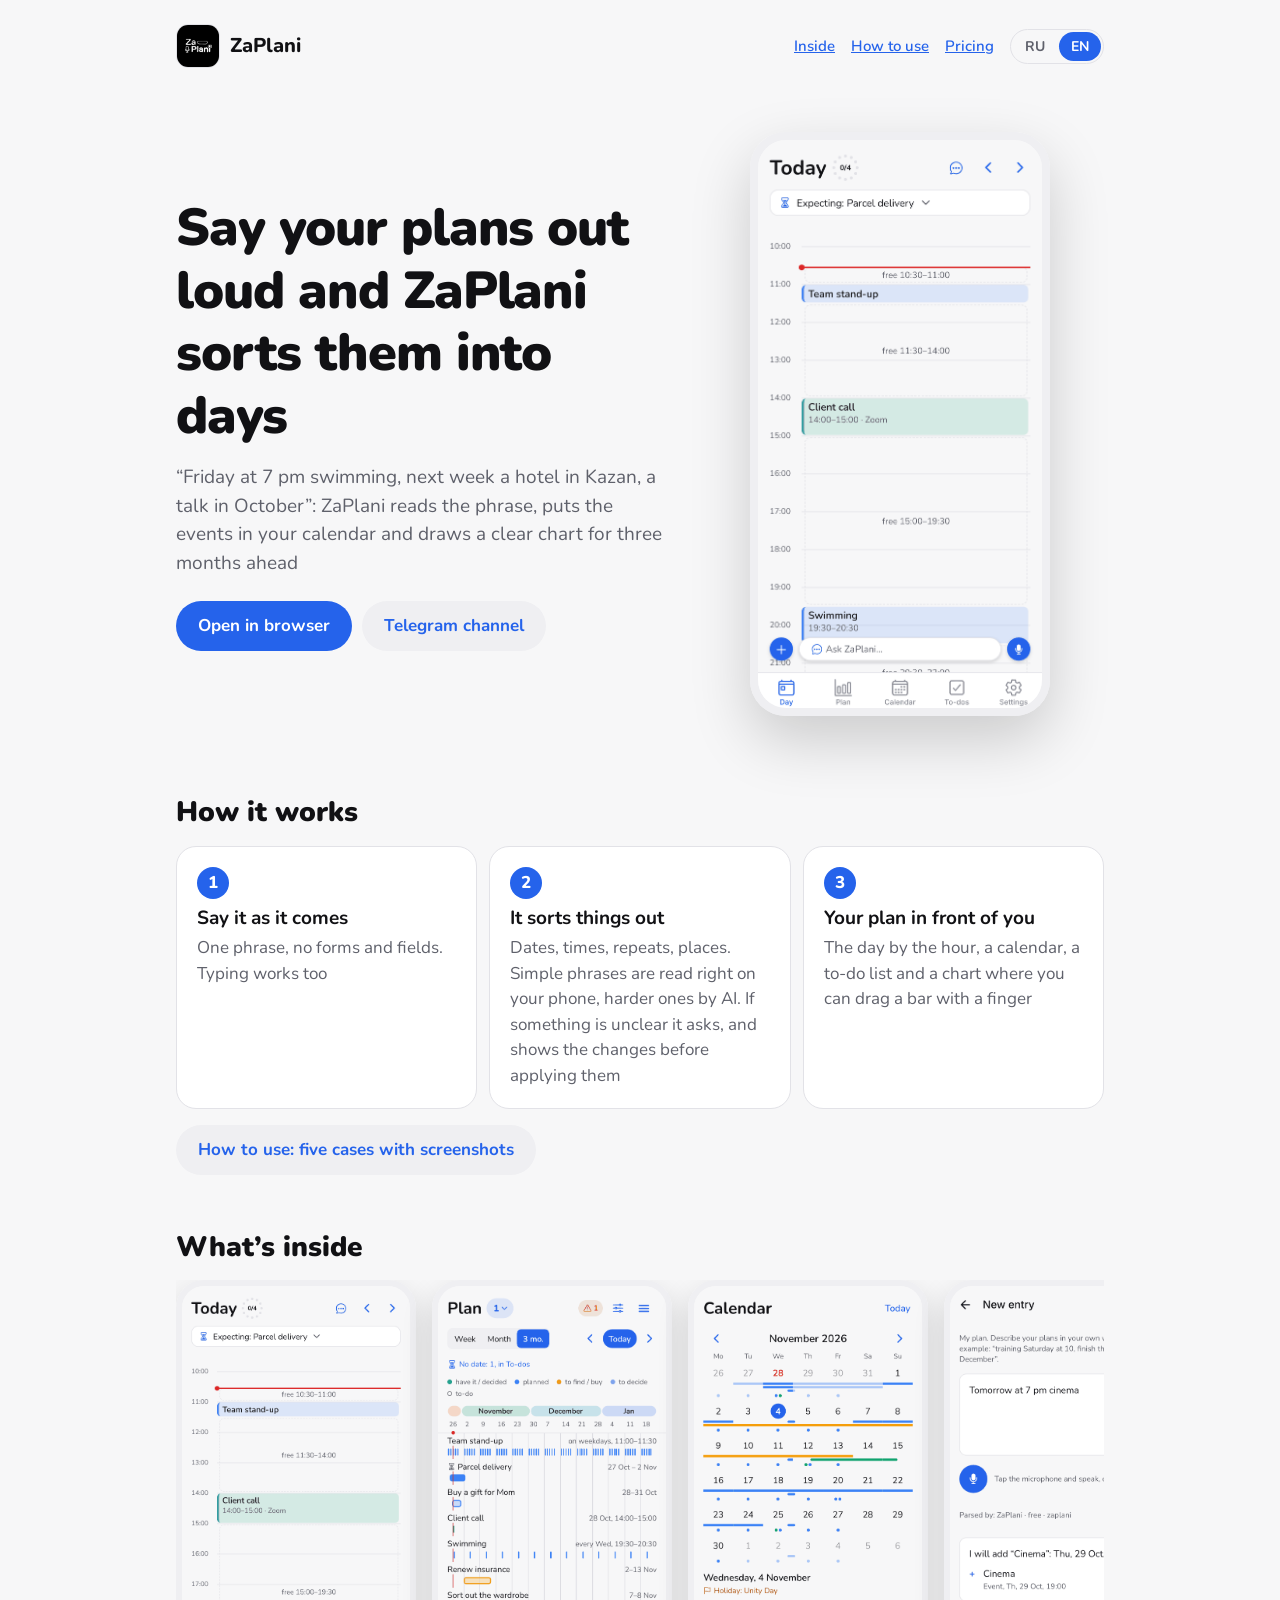
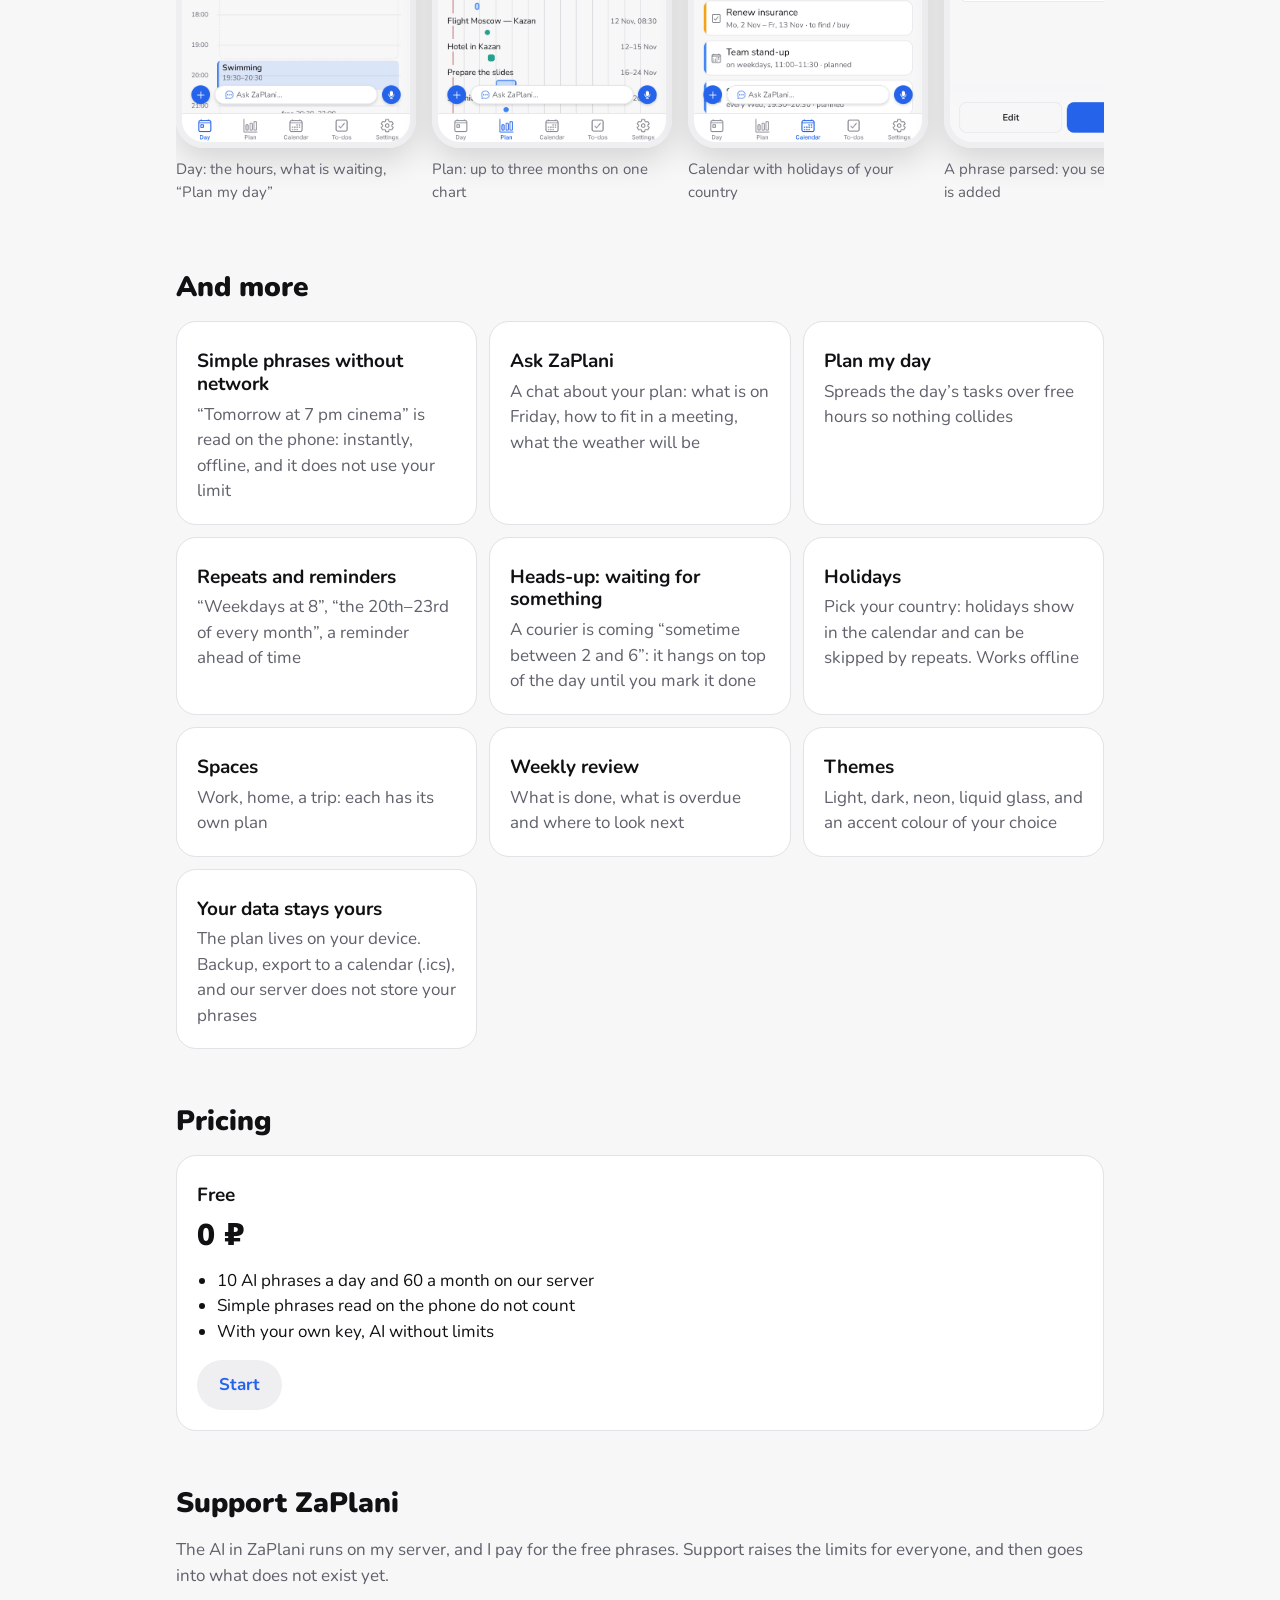
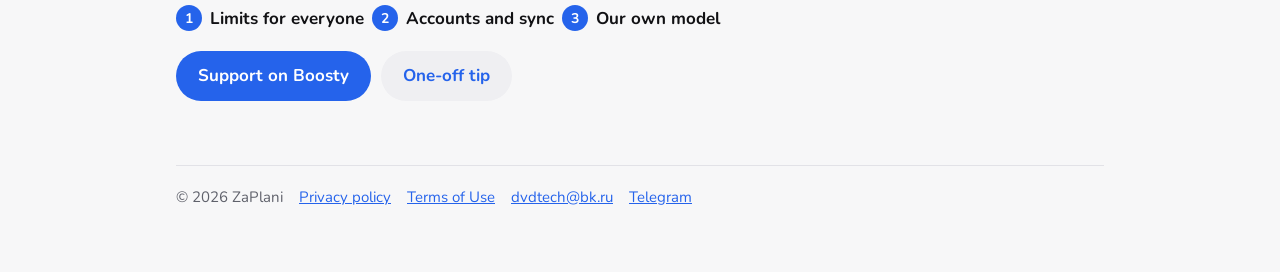
<file: index.html>
<!doctype html>
<html lang="ru">
  <head>
    <meta charset="utf-8" />
    <meta name="viewport" content="width=device-width, initial-scale=1" />
    <title>ZaPlani — планы голосом</title>
    <meta
      name="description"
      content="Скажите планы голосом: ZaPlani разложит их по датам, поставит в календарь и нарисует понятную диаграмму." />
    <link rel="icon" href="img/favicon.png" />
    <link rel="apple-touch-icon" href="img/apple-touch-icon.png" />
    <link rel="stylesheet" href="style.css" />
    <style>
      header {
        display: flex;
        align-items: center;
        gap: 10px;
        font-weight: 800;
        font-size: 20px;
      }
      header img {
        width: 44px;
        height: 44px;
        border-radius: 12px;
        border: 1px solid var(--line);
      }
      header nav {
        margin-left: auto;
        display: flex;
        align-items: center;
        gap: 16px;
        font-size: 15px;
        font-weight: 600;
      }
      .hero {
        display: grid;
        gap: 32px;
        align-items: center;
        padding: 40px 0 24px;
      }
      .hero h1 {
        font-size: clamp(34px, 8vw, 52px);
        font-weight: 900;
        letter-spacing: -0.02em;
      }
      .hero p {
        font-size: 19px;
        margin: 16px 0 24px;
      }
      .actions {
        display: flex;
        flex-wrap: wrap;
        gap: 10px;
      }
      .how-more {
        margin-top: 16px;
      }
      .phone {
        justify-self: center;
        width: min(300px, 80vw);
        border-radius: 36px;
        border: 8px solid var(--muted-surface);
        overflow: hidden;
        box-shadow: 0 24px 60px rgba(0, 0, 0, 0.18);
      }
      .phone img {
        display: block;
        width: 100%;
        height: auto;
      }
      section {
        margin-top: 56px;
      }
      section > h2 {
        font-size: 28px;
        font-weight: 900;
        margin-bottom: 16px;
      }
      .grid {
        display: grid;
        gap: 12px;
        grid-template-columns: repeat(auto-fit, minmax(240px, 1fr));
      }
      .card h3 {
        font-size: 19px;
        margin: 8px 0 6px;
      }
      .card p {
        margin: 0;
      }
      .step {
        display: inline-grid;
        place-items: center;
        width: 32px;
        height: 32px;
        border-radius: 50%;
        background: var(--accent);
        color: var(--on-accent);
        font-weight: 800;
      }
      .plan .price {
        font-size: 30px;
        font-weight: 900;
        margin: 6px 0 10px;
      }
      .plan ul {
        margin: 0 0 16px;
        padding-left: 20px;
      }
      .goals {
        display: flex;
        flex-wrap: wrap;
        gap: 8px;
        margin: 0 0 20px;
        padding: 0;
        list-style: none;
        counter-reset: goal;
      }
      .goals li {
        counter-increment: goal;
        display: flex;
        align-items: center;
        gap: 8px;
        font-weight: 700;
      }
      .goals li::before {
        content: counter(goal);
        display: inline-grid;
        place-items: center;
        width: 26px;
        height: 26px;
        border-radius: 50%;
        background: var(--accent);
        color: var(--on-accent);
        font-size: 14px;
      }
      footer {
        margin-top: 64px;
        padding-top: 20px;
        border-top: 1px solid var(--line);
        display: flex;
        flex-wrap: wrap;
        gap: 16px;
        font-size: 15px;
      }
      /* The button's own display would show it while hidden. */
      [hidden] {
        display: none !important;
      }
      .apk-card h2 {
        font-size: 22px;
        font-weight: 900;
      }
      .apk-card p {
        margin: 4px 0 16px;
      }
      .apk-card ul {
        margin: 16px 0 0;
        padding-left: 20px;
        font-size: 14px;
      }
      .lang {
        display: inline-flex;
        gap: 2px;
        padding: 2px;
        border: 1px solid var(--line);
        border-radius: 999px;
      }
      .lang button {
        border: 0;
        border-radius: 999px;
        background: transparent;
        color: var(--muted);
        font: inherit;
        font-size: 14px;
        font-weight: 700;
        padding: 4px 12px;
        cursor: pointer;
      }
      .lang button[aria-pressed='true'] {
        background: var(--accent);
        color: var(--on-accent);
      }
      .shots {
        display: flex;
        gap: 16px;
        overflow-x: auto;
        scroll-snap-type: x mandatory;
        padding-bottom: 12px;
      }
      .shot {
        flex: 0 0 min(240px, 70vw);
        scroll-snap-align: start;
        margin: 0;
      }
      .shot .phone {
        width: 100%;
        border-radius: 28px;
        border-width: 6px;
        box-shadow: 0 12px 32px rgba(0, 0, 0, 0.14);
      }
      .shot figcaption {
        margin-top: 10px;
        font-size: 15px;
      }
      /* A phone has room for the logo and the language switch only; the links come back wider. */
      header {
        white-space: nowrap;
      }
      header nav a {
        display: none;
      }
      .lang {
        flex-shrink: 0;
      }
      @media (min-width: 560px) {
        header nav a {
          display: inline;
        }
      }
      @media (min-width: 760px) {
        .hero {
          grid-template-columns: 1.2fr 1fr;
          padding-top: 64px;
        }
      }
    </style>
  </head>
  <body>
    <main>
      <header>
        <img src="img/icon.png" alt="" />
        ZaPlani
        <nav>
          <a href="#inside" data-en="Inside">Что внутри</a>
          <a href="how/" data-en="How to use">Как пользоваться</a>
          <a href="#plans" data-en="Pricing">Цена</a>
          <span class="lang" role="group" aria-label="Language">
            <button type="button" data-lang="ru" aria-pressed="true">RU</button>
            <button type="button" data-lang="en" aria-pressed="false">EN</button>
          </span>
        </nav>
      </header>

      <div class="hero">
        <div>
          <h1 data-en="Say your plans out loud and ZaPlani sorts them into days">
            Скажите планы голосом — ZaPlani разложит их по дням
          </h1>
          <p
            class="muted"
            data-en="“Friday at 7 pm swimming, next week a hotel in Kazan, a talk in October”: ZaPlani reads the phrase, puts the events in your calendar and draws a clear chart for three months ahead">
            «В пятницу в 19:00 бассейн, на следующей неделе отель в Казани, в октябре сделать
            доклад» — ZaPlani разберёт фразу, поставит события в календарь и нарисует понятную
            диаграмму на три месяца вперёд
          </p>
          <div class="actions">
            <a class="button" href="https://app.zaplani.com/" data-en="Open in browser"
              >Открыть в браузере</a
            >
            <a class="button quiet" href="https://t.me/ZaPlani_pub" data-en="Telegram channel"
              >Канал в Telegram</a
            >
          </div>
        </div>
        <div class="phone">
          <picture>
            <source
              srcset="img/day-dark.png"
              data-en-srcset="img/en/day-dark.png"
              media="(prefers-color-scheme: dark)" />
            <img
              src="img/day-light.png"
              data-en-src="img/en/day-light.png"
              width="585"
              height="1170"
              alt="День в ZaPlani: события по часам и напоминания"
              data-alt-en="The Day screen in ZaPlani: events by the hour and heads-ups" />
          </picture>
        </div>
      </div>

      <section id="android" hidden>
        <div class="card apk-card">
          <h2 data-en="ZaPlani for Android">ZaPlani для Android</h2>
          <p class="muted" id="apk-version"></p>
          <a
            class="button"
            id="apk"
            href="https://github.com/whenClick/zaplani-site/releases/latest/download/zaplani.apk"
            data-en="Download APK"
            >Скачать APK</a
          >
          <ul class="muted">
            <li data-en="The phone will ask to allow installing apps from the browser: allow it">
              Телефон спросит разрешение ставить приложения из браузера: разрешите
            </li>
            <li data-en="Play Protect may warn about an unfamiliar app: choose “Install anyway”">
              Play Защита может предупредить о незнакомом приложении: выберите «Всё равно
              установить»
            </li>
            <li data-en="Install new versions over the old one: your plan stays">
              Новую версию ставьте поверх старой: план сохранится
            </li>
          </ul>
        </div>
      </section>

      <section id="how">
        <h2 data-en="How it works">Как это работает</h2>
        <div class="grid">
          <div class="card">
            <span class="step">1</span>
            <h3 data-en="Say it as it comes">Говорите как есть</h3>
            <p class="muted" data-en="One phrase, no forms and fields. Typing works too">
              Одной фразой, без формы и полей. Можно и текстом
            </p>
          </div>
          <div class="card">
            <span class="step">2</span>
            <h3 data-en="It sorts things out">ZaPlani раскладывает</h3>
            <p
              class="muted"
              data-en="Dates, times, repeats, places. Simple phrases are read right on your phone, harder ones by AI. If something is unclear it asks, and shows the changes before applying them">
              Даты, время, повторы, места. Простые фразы читаются прямо на телефоне, сложные
              разбирает ИИ. Если что-то неясно, спросит, а изменения покажет до того, как применить
            </p>
          </div>
          <div class="card">
            <span class="step">3</span>
            <h3 data-en="Your plan in front of you">План перед глазами</h3>
            <p
              class="muted"
              data-en="The day by the hour, a calendar, a to-do list and a chart where you can drag a bar with a finger">
              День по часам, календарь, список дел и диаграмма, где полосу можно сдвинуть пальцем
            </p>
          </div>
        </div>
        <div class="actions how-more">
          <a class="button quiet" href="how/" data-en="How to use: five cases with screenshots"
            >Как пользоваться: пять сценариев со скриншотами</a
          >
        </div>
      </section>

      <section id="inside">
        <h2 data-en="What’s inside">Что внутри</h2>
        <div class="shots">
          <figure class="shot">
            <div class="phone">
              <picture>
                <source
                  srcset="img/day-dark.png"
                  data-en-srcset="img/en/day-dark.png"
                  media="(prefers-color-scheme: dark)" />
                <img
                  src="img/day-light.png"
                  data-en-src="img/en/day-light.png"
                  width="585"
                  height="1170"
                  loading="lazy"
                  alt="День: события по часам"
                  data-alt-en="Day: events by the hour" />
              </picture>
            </div>
            <figcaption class="muted" data-en="Day: the hours, what is waiting, “Plan my day”">
              День: часы, что ждёте, «Собрать день»
            </figcaption>
          </figure>
          <figure class="shot">
            <div class="phone">
              <picture>
                <source
                  srcset="img/plan-dark.png"
                  data-en-srcset="img/en/plan-dark.png"
                  media="(prefers-color-scheme: dark)" />
                <img
                  src="img/plan-light.png"
                  data-en-src="img/en/plan-light.png"
                  width="585"
                  height="1170"
                  loading="lazy"
                  alt="План: диаграмма на три месяца"
                  data-alt-en="Plan: a chart for three months" />
              </picture>
            </div>
            <figcaption class="muted" data-en="Plan: up to three months on one chart">
              План: до трёх месяцев на одной диаграмме
            </figcaption>
          </figure>
          <figure class="shot">
            <div class="phone">
              <picture>
                <source
                  srcset="img/calendar-dark.png"
                  data-en-srcset="img/en/calendar-dark.png"
                  media="(prefers-color-scheme: dark)" />
                <img
                  src="img/calendar-light.png"
                  data-en-src="img/en/calendar-light.png"
                  width="585"
                  height="1170"
                  loading="lazy"
                  alt="Календарь с праздниками и событиями"
                  data-alt-en="Calendar with holidays and events" />
              </picture>
            </div>
            <figcaption class="muted" data-en="Calendar with holidays of your country">
              Календарь с праздниками вашей страны
            </figcaption>
          </figure>
          <figure class="shot">
            <div class="phone">
              <picture>
                <source
                  srcset="img/parse-dark.png"
                  data-en-srcset="img/en/parse-dark.png"
                  media="(prefers-color-scheme: dark)" />
                <img
                  src="img/parse-light.png"
                  data-en-src="img/en/parse-light.png"
                  width="585"
                  height="1170"
                  loading="lazy"
                  alt="Разбор фразы: что будет добавлено"
                  data-alt-en="A parsed phrase: what will be added" />
              </picture>
            </div>
            <figcaption class="muted" data-en="A phrase parsed: you see it before it is added">
              Фраза разобрана: вы видите всё до добавления
            </figcaption>
          </figure>
        </div>
      </section>

      <section>
        <h2 data-en="And more">Что ещё умеет</h2>
        <div class="grid">
          <div class="card">
            <h3 data-en="Simple phrases without network">Простые фразы без сети</h3>
            <p
              class="muted"
              data-en="“Tomorrow at 7 pm cinema” is read on the phone: instantly, offline, and it does not use your limit">
              «Завтра в 19:00 кино» читается на телефоне: мгновенно, без интернета и без расхода
              лимита
            </p>
          </div>
          <div class="card">
            <h3 data-en="Ask ZaPlani">Спросить ZaPlani</h3>
            <p
              class="muted"
              data-en="A chat about your plan: what is on Friday, how to fit in a meeting, what the weather will be">
              Чат о вашем плане: что в пятницу, куда вписать встречу, какая будет погода
            </p>
          </div>
          <div class="card">
            <h3 data-en="Plan my day">Собрать день</h3>
            <p class="muted" data-en="Spreads the day’s tasks over free hours so nothing collides">
              Раскладывает дела дня по свободным часам, чтобы ничего не пересекалось
            </p>
          </div>
          <div class="card">
            <h3 data-en="Repeats and reminders">Повторы и напоминания</h3>
            <p
              class="muted"
              data-en="“Weekdays at 8”, “the 20th–23rd of every month”, a reminder ahead of time">
              «По будням в 8», «каждый месяц 20–23-го», напоминание заранее
            </p>
          </div>
          <div class="card">
            <h3 data-en="Heads-up: waiting for something">Напоминание: ждёте</h3>
            <p
              class="muted"
              data-en="A courier is coming “sometime between 2 and 6”: it hangs on top of the day until you mark it done">
              Курьер приедет «где-то с 14 до 18»: напоминание висит над днём, пока не отметите
              «Завершено»
            </p>
          </div>
          <div class="card">
            <h3 data-en="Holidays">Праздники</h3>
            <p
              class="muted"
              data-en="Pick your country: holidays show in the calendar and can be skipped by repeats. Works offline">
              Выберите страну: праздники видны в календаре, повторы могут их пропускать. Работает
              без интернета
            </p>
          </div>
          <div class="card">
            <h3 data-en="Spaces">Пространства</h3>
            <p class="muted" data-en="Work, home, a trip: each has its own plan">
              Работа, дом, поездка: у каждого свой план
            </p>
          </div>
          <div class="card">
            <h3 data-en="Weekly review">Взгляд на неделю</h3>
            <p class="muted" data-en="What is done, what is overdue and where to look next">
              Что сделано, что просрочено и куда смотреть дальше
            </p>
          </div>
          <div class="card">
            <h3 data-en="Themes">Темы</h3>
            <p
              class="muted"
              data-en="Light, dark, neon, liquid glass, and an accent colour of your choice">
              Светлая, тёмная, неон, жидкое стекло и цвет на ваш вкус
            </p>
          </div>
          <div class="card">
            <h3 data-en="Your data stays yours">Данные у вас</h3>
            <p
              class="muted"
              data-en="The plan lives on your device. Backup, export to a calendar (.ics), and our server does not store your phrases">
              План хранится на устройстве. Резервная копия, экспорт в календарь (.ics), а наш сервер
              не сохраняет ваши фразы
            </p>
          </div>
        </div>
      </section>

      <section id="plans">
        <h2 data-en="Pricing">Сколько стоит</h2>
        <div class="grid">
          <div class="card plan">
            <h3 data-en="Free">Бесплатно</h3>
            <div class="price" data-en="0 ₽">0 ₽</div>
            <ul>
              <li
                data-en="<span class='day-limit'>10</span> AI phrases a day and <span class='month-limit'>60</span> a month on our server">
                <span class="day-limit">10</span> фраз ИИ в день и
                <span class="month-limit">60</span> в месяц на нашем сервере
              </li>
              <li data-en="Simple phrases read on the phone do not count">
                Простые фразы, которые читаются на телефоне, не считаются
              </li>
              <li data-en="With your own key, AI without limits">
                Со своим ключом ИИ без ограничений
              </li>
            </ul>
            <a class="button quiet" href="https://app.zaplani.com/" data-en="Start">Начать</a>
          </div>
        </div>
      </section>

      <section id="support">
        <h2 data-en="Support ZaPlani">Поддержать ZaPlani</h2>
        <p
          class="muted"
          data-en="The AI in ZaPlani runs on my server, and I pay for the free phrases. Support raises the limits for everyone, and then goes into what does not exist yet.">
          ИИ в ZaPlani работает на моём сервере, и бесплатные фразы оплачиваю я. Поддержка поднимает
          лимиты для всех, а дальше идёт на то, чего пока нет.
        </p>
        <ol class="goals">
          <li data-en="Limits for everyone">Лимиты для всех</li>
          <li data-en="Accounts and sync">Аккаунты и синхронизация</li>
          <li data-en="Our own model">Своя модель</li>
        </ol>
        <div class="actions">
          <a class="button" href="https://boosty.to/whenclick/donate" data-en="Support on Boosty"
            >Поддержать на Boosty</a
          >
          <a class="button quiet" href="https://pay.cloudtips.ru/p/d7dc0de0" data-en="One-off tip"
            >Разовые чаевые</a
          >
        </div>
      </section>

      <footer class="muted">
        <span>© 2026 ZaPlani</span>
        <a href="privacy/" data-en="Privacy policy">Политика конфиденциальности</a>
        <a href="terms/" data-en="Terms of Use">Условия использования</a>
        <a href="mailto:dvdtech@bk.ru">dvdtech@bk.ru</a>
        <a href="https://t.me/ZaPlani_pub">Telegram</a>
      </footer>
    </main>
    <script>
      const TITLE = {
        ru: 'ZaPlani — планы голосом',
        en: 'ZaPlani — plans by voice',
      };
      const DESCRIPTION = {
        ru: 'Скажите планы голосом: ZaPlani разложит их по датам, поставит в календарь и нарисует понятную диаграмму.',
        en: 'Say your plans out loud: ZaPlani sorts them into dates, puts them in your calendar and draws a clear chart.',
      };
      const limits = { 'day-limit': 10, 'month-limit': 60 };
      let apk = null;

      // Russian stays in the markup; each element with data-en remembers it before the first swap.
      const texts = document.querySelectorAll('[data-en]');
      for (const el of texts) el.dataset.ru = el.innerHTML;
      const images = document.querySelectorAll('[data-alt-en]');
      for (const img of images) img.dataset.altRu = img.alt;
      // The screenshots follow the language too: English ones sit in img/en/.
      const shots = document.querySelectorAll('[data-en-src], [data-en-srcset]');
      for (const el of shots) {
        if (el.dataset.enSrc) el.dataset.ruSrc = el.getAttribute('src');
        else el.dataset.ruSrcset = el.getAttribute('srcset');
      }

      function fillLimits() {
        for (const [cls, value] of Object.entries(limits)) {
          for (const el of document.querySelectorAll(`.${cls}`)) el.textContent = value;
        }
      }
      function fillApk(lang) {
        if (!apk) return;
        const date = new Date(apk.published_at).toLocaleDateString(
          lang === 'en' ? 'en-GB' : 'ru-RU',
          {
            day: 'numeric',
            month: 'long',
          },
        );
        document.getElementById('apk-version').textContent = `${apk.name}, ${date}`;
      }
      function apply(lang) {
        for (const el of texts) el.innerHTML = lang === 'en' ? el.dataset.en : el.dataset.ru;
        for (const img of images) img.alt = lang === 'en' ? img.dataset.altEn : img.dataset.altRu;
        for (const el of shots) {
          const en = lang === 'en';
          if (el.dataset.enSrc) el.src = en ? el.dataset.enSrc : el.dataset.ruSrc;
          else el.srcset = en ? el.dataset.enSrcset : el.dataset.ruSrcset;
        }
        for (const button of document.querySelectorAll('[data-lang]')) {
          button.setAttribute('aria-pressed', String(button.dataset.lang === lang));
        }
        document.documentElement.lang = lang;
        document.title = TITLE[lang];
        document.querySelector('meta[name="description"]').content = DESCRIPTION[lang];
        fillLimits();
        fillApk(lang);
      }
      function pick() {
        const asked = new URLSearchParams(location.search).get('lang');
        if (asked === 'ru' || asked === 'en') return asked;
        try {
          const saved = localStorage.getItem('zaplani-lang');
          if (saved === 'ru' || saved === 'en') return saved;
        } catch {}
        return navigator.language?.toLowerCase().startsWith('ru') ? 'ru' : 'en';
      }
      let lang = pick();
      for (const button of document.querySelectorAll('[data-lang]')) {
        button.addEventListener('click', () => {
          lang = button.dataset.lang;
          try {
            localStorage.setItem('zaplani-lang', lang);
          } catch {}
          apply(lang);
        });
      }
      apply(lang);

      // The free limits as the server has them now; the numbers above stay if it does not answer.
      fetch('https://container-app-zaplani.containerapps.ru/')
        .then((res) => res.json())
        .then((data) => {
          if (Number.isFinite(data.dailyLimit)) limits['day-limit'] = data.dailyLimit;
          if (Number.isFinite(data.monthlyLimit)) limits['month-limit'] = data.monthlyLimit;
          fillLimits();
        })
        .catch(() => {});
      // The Android download shows once a build is published on this site's releases.
      fetch('https://api.github.com/repos/whenClick/zaplani-site/releases/latest')
        .then((res) => (res.ok ? res.json() : null))
        .then((release) => {
          if (!release?.assets?.some((asset) => asset.name === 'zaplani.apk')) return;
          apk = release;
          fillApk(lang);
          document.getElementById('android').hidden = false;
        })
        .catch(() => {});
    </script>
  </body>
</html>
</file>
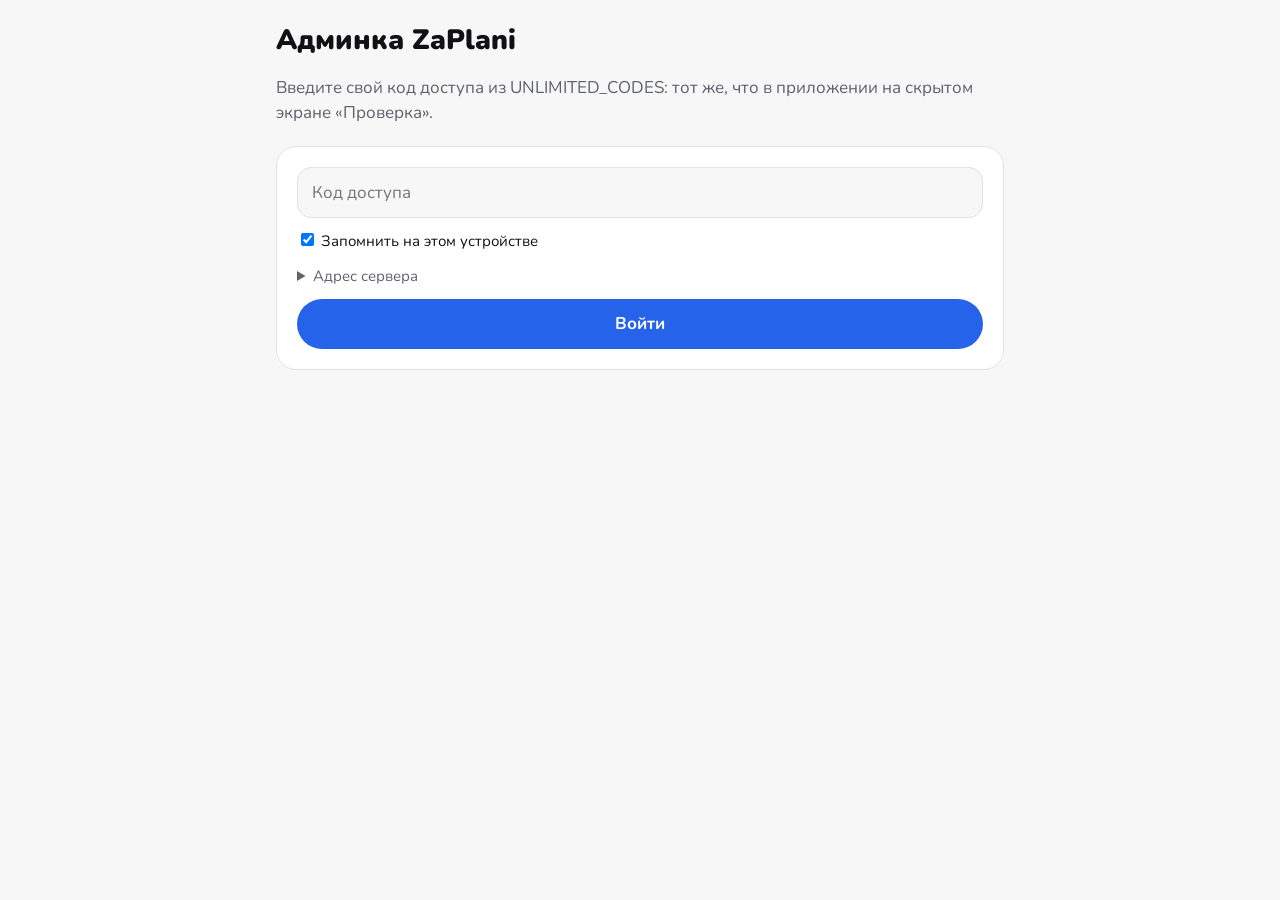
<file: admin/index.html>
<!doctype html>
<html lang="ru">
  <head>
    <meta charset="utf-8" />
    <meta name="viewport" content="width=device-width, initial-scale=1" />
    <meta name="robots" content="noindex, nofollow, noarchive, nosnippet" />
    <title>ZaPlani · админка</title>
    <link rel="icon" href="../img/favicon.png" />
    <link rel="apple-touch-icon" href="../img/apple-touch-icon.png" />
    <link rel="stylesheet" href="../style.css" />
    <style>
      main {
        max-width: 760px;
      }
      h1 {
        font-size: 28px;
        font-weight: 900;
      }
      h2 {
        font-size: 20px;
        font-weight: 800;
        margin: 32px 0 12px;
      }
      form {
        display: grid;
        gap: 12px;
        margin-top: 20px;
      }
      input[type='password'],
      input[type='url'] {
        width: 100%;
        font: inherit;
        padding: 12px 14px;
        border-radius: 14px;
        border: 1px solid var(--line);
        background: var(--bg);
        color: var(--fg);
      }
      label {
        font-size: 15px;
      }
      details {
        font-size: 15px;
      }
      .top {
        display: flex;
        align-items: center;
        gap: 8px;
        flex-wrap: wrap;
      }
      .top h1 {
        margin-right: auto;
      }
      .top .button {
        padding: 8px 16px;
        font-size: 15px;
      }
      .tiles {
        display: grid;
        gap: 10px;
        grid-template-columns: repeat(auto-fill, minmax(160px, 1fr));
      }
      .tile {
        background: var(--surface);
        border: 1px solid var(--line);
        border-radius: 16px;
        padding: 14px;
      }
      .tile .label {
        font-size: 14px;
        color: var(--muted);
      }
      .tile .value {
        font-size: 28px;
        font-weight: 900;
        font-variant-numeric: tabular-nums;
      }
      .tile .note {
        font-size: 13px;
        color: var(--muted);
      }
      .meter {
        height: 6px;
        border-radius: 3px;
        background: var(--muted-surface);
        margin-top: 8px;
        overflow: hidden;
      }
      .meter > div {
        height: 100%;
        background: var(--ok);
      }
      .meter.warn > div {
        background: var(--warn);
      }
      .meter.bad > div {
        background: var(--bad);
      }
      .chart {
        display: flex;
        align-items: flex-end;
        gap: 3px;
        height: 120px;
        padding: 12px;
      }
      .chart > div {
        flex: 1;
        min-width: 4px;
        background: var(--accent);
        border-radius: 3px 3px 0 0;
      }
      .chart-axis {
        display: flex;
        justify-content: space-between;
        font-size: 13px;
        padding: 0 12px 10px;
      }
      .scroll {
        overflow-x: auto;
      }
      table {
        width: 100%;
        border-collapse: collapse;
        font-size: 15px;
        font-variant-numeric: tabular-nums;
      }
      th,
      td {
        padding: 8px 10px;
        text-align: right;
        border-bottom: 1px solid var(--line);
        white-space: nowrap;
      }
      th:first-child,
      td:first-child {
        text-align: left;
      }
      th {
        font-weight: 700;
        color: var(--muted);
        font-size: 13px;
      }
      #tune {
        margin: 0;
      }
      .tune-row {
        display: grid;
        grid-template-columns: 1fr 110px;
        gap: 4px 12px;
        align-items: center;
        padding: 8px 0;
        border-top: 1px solid var(--line);
      }
      .tune-row:first-child {
        border-top: 0;
      }
      .tune-row input {
        width: 100%;
        font: inherit;
        padding: 8px 10px;
        border-radius: 12px;
        border: 1px solid var(--line);
        background: var(--bg);
        color: var(--fg);
      }
      .tune-row small {
        grid-column: 1 / -1;
        color: var(--muted);
      }
      .tune-row small button {
        border: 0;
        background: none;
        color: var(--accent);
        font: inherit;
        padding: 0 0 0 6px;
        cursor: pointer;
      }
      #tune .button {
        margin-top: 12px;
      }
      dl {
        display: grid;
        grid-template-columns: auto 1fr;
        gap: 6px 16px;
        margin: 0;
        font-size: 15px;
      }
      dt {
        color: var(--muted);
      }
      dd {
        margin: 0;
        text-align: right;
        overflow-wrap: anywhere;
      }
      .error {
        color: var(--bad);
      }
      [hidden] {
        display: none !important;
      }
    </style>
  </head>
  <body>
    <main>
      <section id="login" hidden>
        <h1>Админка ZaPlani</h1>
        <p class="muted">
          Введите свой код доступа из UNLIMITED_CODES: тот же, что в приложении на скрытом экране
          «Проверка».
        </p>
        <form id="login-form" class="card">
          <input
            id="code"
            type="password"
            autocomplete="current-password"
            placeholder="Код доступа"
            required />
          <label
            ><input id="remember" type="checkbox" checked /> Запомнить на этом устройстве</label
          >
          <details>
            <summary class="muted">Адрес сервера</summary>
            <input id="server" type="url" />
          </details>
          <button class="button" type="submit">Войти</button>
          <p id="login-error" class="error" hidden></p>
        </form>
      </section>

      <section id="dash" hidden>
        <div class="top">
          <h1>Сервер</h1>
          <button id="refresh" class="button quiet" type="button">Обновить</button>
          <button id="logout" class="button quiet" type="button">Выйти</button>
        </div>
        <p id="status" class="muted"></p>

        <h2 id="today-title">Сегодня</h2>
        <div id="today" class="tiles"></div>

        <h2 id="month-title">Этот месяц</h2>
        <div id="month" class="tiles"></div>

        <h2>Фразы по дням</h2>
        <div class="card" style="padding: 0">
          <div id="chart" class="chart"></div>
          <div id="chart-axis" class="chart-axis muted"></div>
          <div class="scroll"><table id="days"></table></div>
        </div>

        <h2>По месяцам</h2>
        <div class="card scroll" style="padding: 0"><table id="months"></table></div>

        <h2>Лимиты</h2>
        <div class="card">
          <form id="tune"></form>
          <p class="muted" id="tune-note"></p>
        </div>

        <h2>Настройки сервера</h2>
        <div class="card"><dl id="settings"></dl></div>
      </section>
    </main>

    <script>
      // The page reads GET /stats from the free-mode server with the owner's access code. The
      // code stays in this browser only, and only when «Запомнить» is on.
      const DEFAULT_SERVER = 'https://container-app-zaplani.containerapps.ru';
      const $ = (id) => document.getElementById(id);
      const store = {
        get: (key) => {
          try {
            return localStorage.getItem(key);
          } catch {
            return null;
          }
        },
        set: (key, value) => {
          try {
            if (value === null) localStorage.removeItem(key);
            else localStorage.setItem(key, value);
          } catch {
            // Private mode: the code is kept for this visit only.
          }
        },
      };

      let code = store.get('zaplani-admin-code');
      let server = store.get('zaplani-admin-server') || DEFAULT_SERVER;
      let timer = null;

      const reasons = {
        zaplani_day: 'Дневной лимит устройства',
        zaplani_month: 'Месячный лимит устройства',
        zaplani_ip: 'Лимит адреса (история)',
        zaplani_busy: 'Сервер занят',
        zaplani_hints: 'Лимит подсказок',
        zaplani_budget: 'Бюджет дня исчерпан',
      };
      const months =
        'январь февраль март апрель май июнь июль август сентябрь октябрь ноябрь декабрь'.split(
          ' ',
        );
      const rub = (n) =>
        `${(n ?? 0).toLocaleString('ru-RU', { minimumFractionDigits: 2, maximumFractionDigits: 2 })} ₽`;
      const int = (n) => (n ?? 0).toLocaleString('ru-RU');
      const dayLabel = (date) => {
        const [, m, d] = date.split('-').map(Number);
        return `${d} ${months[m - 1].slice(0, 3)}`;
      };
      const monthLabel = (month) => {
        const [y, m] = month.split('-').map(Number);
        return `${months[m - 1]} ${y}`;
      };

      function el(tag, props = {}, children = []) {
        const node = document.createElement(tag);
        Object.assign(node, props);
        for (const child of [].concat(children)) {
          if (child != null) node.append(child);
        }
        return node;
      }

      function tile(label, value, note, share) {
        const children = [
          el('div', { className: 'label', textContent: label }),
          el('div', { className: 'value', textContent: value }),
        ];
        if (note) children.push(el('div', { className: 'note', textContent: note }));
        if (share != null) {
          const level = share >= 0.9 ? ' bad' : share >= 0.6 ? ' warn' : '';
          const bar = el('div');
          bar.style.width = `${Math.min(100, Math.round(share * 100))}%`;
          children.push(el('div', { className: `meter${level}` }, bar));
        }
        return el('div', { className: 'tile' }, children);
      }

      /** How the model's answers went: request size, cut-offs, broken answers, second tries. */
      const perAnswer = (tokens, totals) =>
        totals.answers ? int(Math.round(tokens / totals.answers)) : '—';
      const answerTiles = (totals) => [
        tile(
          'Токенов в запросе',
          perAnswer(totals.tokensIn, totals),
          totals.answers
            ? `в среднем · ответ ${perAnswer(totals.tokensOut, totals)} · запросов ${int(totals.answers)}`
            : 'пока не считалось',
        ),
        tile('Оборваны', int(totals.cut), 'упёрлись в предел длины ответа'),
        tile('Не JSON', int(totals.notJson), 'ответ не по шаблону'),
        tile('Повторы', int(totals.retries), 'вторая попытка после плохого ответа'),
      ];

      function table(node, head, rows) {
        node.replaceChildren(
          el(
            'thead',
            {},
            el(
              'tr',
              {},
              head.map((text) => el('th', { textContent: text })),
            ),
          ),
          el(
            'tbody',
            {},
            rows.map((row) =>
              el(
                'tr',
                {},
                row.map((text) => el('td', { textContent: text })),
              ),
            ),
          ),
        );
      }

      /** The code goes as a bearer token; a server from before that change takes it as ?key=. */
      async function fetchStats() {
        const base = server.replace(/\/$/, '');
        const options = { cache: 'no-store' };
        let res = await fetch(`${base}/stats`, {
          ...options,
          headers: { Authorization: `Bearer ${code}` },
        });
        if (res.status === 404) {
          res = await fetch(`${base}/stats?key=${encodeURIComponent(code)}`, options);
        }
        if (res.status === 404) throw new Error('code');
        if (!res.ok) throw new Error(`Сервер ответил ${res.status}`);
        return res.json();
      }

      /** Changes limits on the server; null puts one back to the container's own value. */
      async function putSettings(changes) {
        const res = await fetch(`${server.replace(/\/$/, '')}/settings`, {
          method: 'PUT',
          headers: { Authorization: `Bearer ${code}` },
          body: JSON.stringify(changes),
        });
        if (res.status === 404) throw new Error(code ? 'old' : 'code');
        if (res.status === 400) throw new Error((await res.json()).error?.message ?? 'Не принято');
        if (!res.ok) throw new Error(`Сервер ответил ${res.status}`);
        return res.json();
      }

      function render(report) {
        const { today, settings, server: info } = report;
        const month = report.months[0] ?? { days: [] };
        const limits = settings ?? {};

        const started = info?.startedAt ? new Date(info.startedAt).toLocaleString('ru-RU') : null;
        $('status').textContent = [
          info ? `Версия ${info.version}` : 'Старая версия сервера: часть цифр не видна',
          started && `запущен ${started}`,
          info && !info.keySet && 'КЛЮЧ FM_API_KEY НЕ ЗАДАН',
          `обновлено ${new Date().toLocaleTimeString('ru-RU')}`,
        ]
          .filter(Boolean)
          .join(' · ');

        $('today-title').textContent = `Сегодня, ${dayLabel(today.date)} (МСК)`;
        const budget = limits.dailyBudgetRub;
        const refused = Object.values(today.refused ?? {}).reduce((a, b) => a + b, 0);
        const refusedNote = Object.entries(today.refused ?? {})
          .map(([code, n]) => `${reasons[code] ?? code}: ${n}`)
          .join(', ');
        $('today').replaceChildren(
          tile('Фразы', int(today.phrases)),
          tile('Подсказки', int(today.hints)),
          tile('Устройства', int(today.devices)),
          tile(
            'Расход',
            rub(today.rub),
            budget ? `из ${rub(budget)} · осталось ${rub(today.budgetLeftRub)}` : null,
            budget ? today.rub / budget : null,
          ),
          tile('Ошибки модели', int(today.errors), 'фраза возвращена'),
          tile('Отказы по лимитам', int(refused), refusedNote || null),
          ...answerTiles(today),
        );

        // The month so far, and where it is heading at this pace.
        const [y, m] = (month.month ?? today.date).split('-').map(Number);
        const daysInMonth = new Date(y, m, 0).getDate();
        const daysSoFar = Number(today.date.slice(8, 10));
        const requests = (month.phrases ?? 0) + (month.hints ?? 0);
        const monthRub = month.rub ?? month.days.reduce((a, day) => a + day.rub, 0);
        $('month-title').textContent =
          `Месяц: ${monthLabel(month.month ?? today.date.slice(0, 7))}`;
        $('month').replaceChildren(
          tile('Фразы', int(month.phrases)),
          tile('Подсказки', int(month.hints ?? month.days.reduce((a, day) => a + day.hints, 0))),
          tile('Устройства', int(month.devices), 'хотя бы одна фраза'),
          tile('Расход', rub(monthRub), `прогноз ${rub((monthRub / daysSoFar) * daysInMonth)}`),
          tile('Цена запроса', requests ? rub(monthRub / requests) : '—', 'фраза или подсказка'),
          tile('Ошибки модели', int(month.errors ?? 0)),
          ...answerTiles(month),
        );

        // Oldest day on the left, as a calendar reads.
        const days = [...month.days].reverse();
        const most = Math.max(1, ...days.map((day) => day.phrases + day.hints));
        $('chart').replaceChildren(
          ...days.map((day) => {
            const bar = el('div', {
              title: `${dayLabel(day.date)}: ${day.phrases} фраз, ${day.hints} подсказок, ${rub(day.rub)}`,
            });
            bar.style.height = `${Math.max(2, ((day.phrases + day.hints) / most) * 100)}%`;
            return bar;
          }),
        );
        $('chart-axis').replaceChildren(
          el('span', { textContent: days[0] ? dayLabel(days[0].date) : '' }),
          el('span', { textContent: `макс. ${most} в день` }),
        );
        table(
          $('days'),
          [
            'День',
            'Устр.',
            'Фразы',
            'Подск.',
            'Расход',
            'Ошибки',
            'Отказы',
            'Токенов',
            'Оборв.',
            'Не JSON',
            'Повт.',
          ],
          month.days.map((day) => [
            dayLabel(day.date),
            int(day.devices),
            int(day.phrases),
            int(day.hints),
            rub(day.rub),
            int(day.errors ?? 0),
            int(Object.values(day.refused ?? {}).reduce((a, b) => a + b, 0)),
            perAnswer(day.tokensIn, day),
            int(day.cut),
            int(day.notJson),
            int(day.retries),
          ]),
        );

        table(
          $('months'),
          ['Месяц', 'Устройства', 'Фразы', 'Подсказки', 'Расход'],
          report.months.map((item) => [
            monthLabel(item.month),
            int(item.devices),
            int(item.phrases),
            int(item.hints ?? item.days.reduce((a, day) => a + day.hints, 0)),
            rub(item.rub ?? item.days.reduce((a, day) => a + day.rub, 0)),
          ]),
        );

        const rows = settings
          ? [
              ['Модель', limits.model],
              ['Кодов доступа', limits.accessCodes],
              ['Адрес', server],
            ]
          : [
              ['Адрес', server],
              ['', 'Новая ревизия покажет лимиты'],
            ];
        $('settings').replaceChildren(
          ...rows.flatMap(([name, value]) => [
            el('dt', { textContent: name }),
            el('dd', { textContent: String(value) }),
          ]),
        );
        renderTune(settings);
      }

      const tunable = [
        ['dailyLimit', 'Фраз в день на устройство'],
        ['monthlyLimit', 'Фраз в месяц на устройство'],
        ['hintsDailyLimit', 'Подсказок в день'],
        ['optimizeEnabled', 'ИИ-оптимизация: 1 — вкл, 0 — выкл'],
        ['dailyBudgetRub', 'Бюджет в день, ₽'],
      ];

      /** The limits as inputs: a change holds at once and after a restart, no new revision. */
      function renderTune(limits) {
        const form = $('tune');
        if (!limits?.base) {
          form.replaceChildren();
          $('tune-note').textContent = 'Менять лимиты здесь можно после новой ревизии сервера.';
          return;
        }
        $('tune-note').textContent = '';
        const send = async (changes) => {
          $('tune-note').textContent = 'Сохраняю…';
          try {
            render(await putSettings(changes));
            $('tune-note').textContent = 'Сохранено, действует сразу.';
          } catch (error) {
            $('tune-note').textContent =
              error.message === 'code'
                ? 'Код не подошёл.'
                : error.message === 'old'
                  ? 'Сервер ещё не знает этой команды: нужна новая ревизия.'
                  : error.message;
          }
        };
        // A server before a setting existed has no value for it: that row is not shown.
        const rows = tunable
          .filter(([key]) => limits[key] !== undefined)
          .map(([key, label]) => {
            const input = el('input', {
              type: 'number',
              min: '0',
              step: key === 'dailyBudgetRub' ? '1' : '1',
              value: String(limits[key]),
              name: key,
            });
            const note = el('small', {
              textContent: limits.changed?.includes(key)
                ? `в консоли: ${limits.base[key]} · изменено здесь`
                : `в консоли: ${limits.base[key]}`,
            });
            if (limits.changed?.includes(key)) {
              note.append(
                el('button', {
                  type: 'button',
                  textContent: 'Сбросить',
                  onclick: () => send({ [key]: null }),
                }),
              );
            }
            return el('div', { className: 'tune-row' }, [
              el('label', { textContent: label }),
              input,
              note,
            ]);
          });
        form.replaceChildren(
          ...rows,
          el('button', { className: 'button', type: 'submit', textContent: 'Сохранить' }),
        );
        form.onsubmit = (event) => {
          event.preventDefault();
          const changes = {};
          for (const [key] of tunable) {
            const value = Number(form.elements[key].value);
            if (form.elements[key].value !== '' && value !== limits[key]) changes[key] = value;
          }
          if (Object.keys(changes).length) send(changes);
          else $('tune-note').textContent = 'Ничего не изменилось.';
        };
      }

      function showLogin(message) {
        clearInterval(timer);
        $('dash').hidden = true;
        $('login').hidden = false;
        $('server').value = server;
        $('login-error').hidden = !message;
        $('login-error').textContent = message ?? '';
      }

      async function load() {
        $('refresh').disabled = true;
        try {
          render(await fetchStats());
          $('login').hidden = true;
          $('dash').hidden = false;
          return true;
        } catch (error) {
          if (error.message === 'code') {
            code = null;
            store.set('zaplani-admin-code', null);
            showLogin('Код не подошёл. Нужен код из UNLIMITED_CODES на сервере.');
          } else if ($('dash').hidden) {
            showLogin(`Сервер не отвечает: ${error.message}`);
          } else {
            $('status').textContent = `Не удалось обновить: ${error.message}`;
          }
          return false;
        } finally {
          $('refresh').disabled = false;
        }
      }

      async function start() {
        if (!(await load())) return;
        clearInterval(timer);
        // Once a minute while the page is in front.
        timer = setInterval(() => document.visibilityState === 'visible' && load(), 60_000);
      }

      $('login-form').addEventListener('submit', (event) => {
        event.preventDefault();
        code = $('code').value.trim();
        server = $('server').value.trim() || DEFAULT_SERVER;
        store.set('zaplani-admin-server', server === DEFAULT_SERVER ? null : server);
        if ($('remember').checked) store.set('zaplani-admin-code', code);
        start();
      });
      $('refresh').addEventListener('click', load);
      $('logout').addEventListener('click', () => {
        code = null;
        store.set('zaplani-admin-code', null);
        $('code').value = '';
        showLogin();
      });

      if (code) start();
      else showLogin();
    </script>
  </body>
</html>
</file>
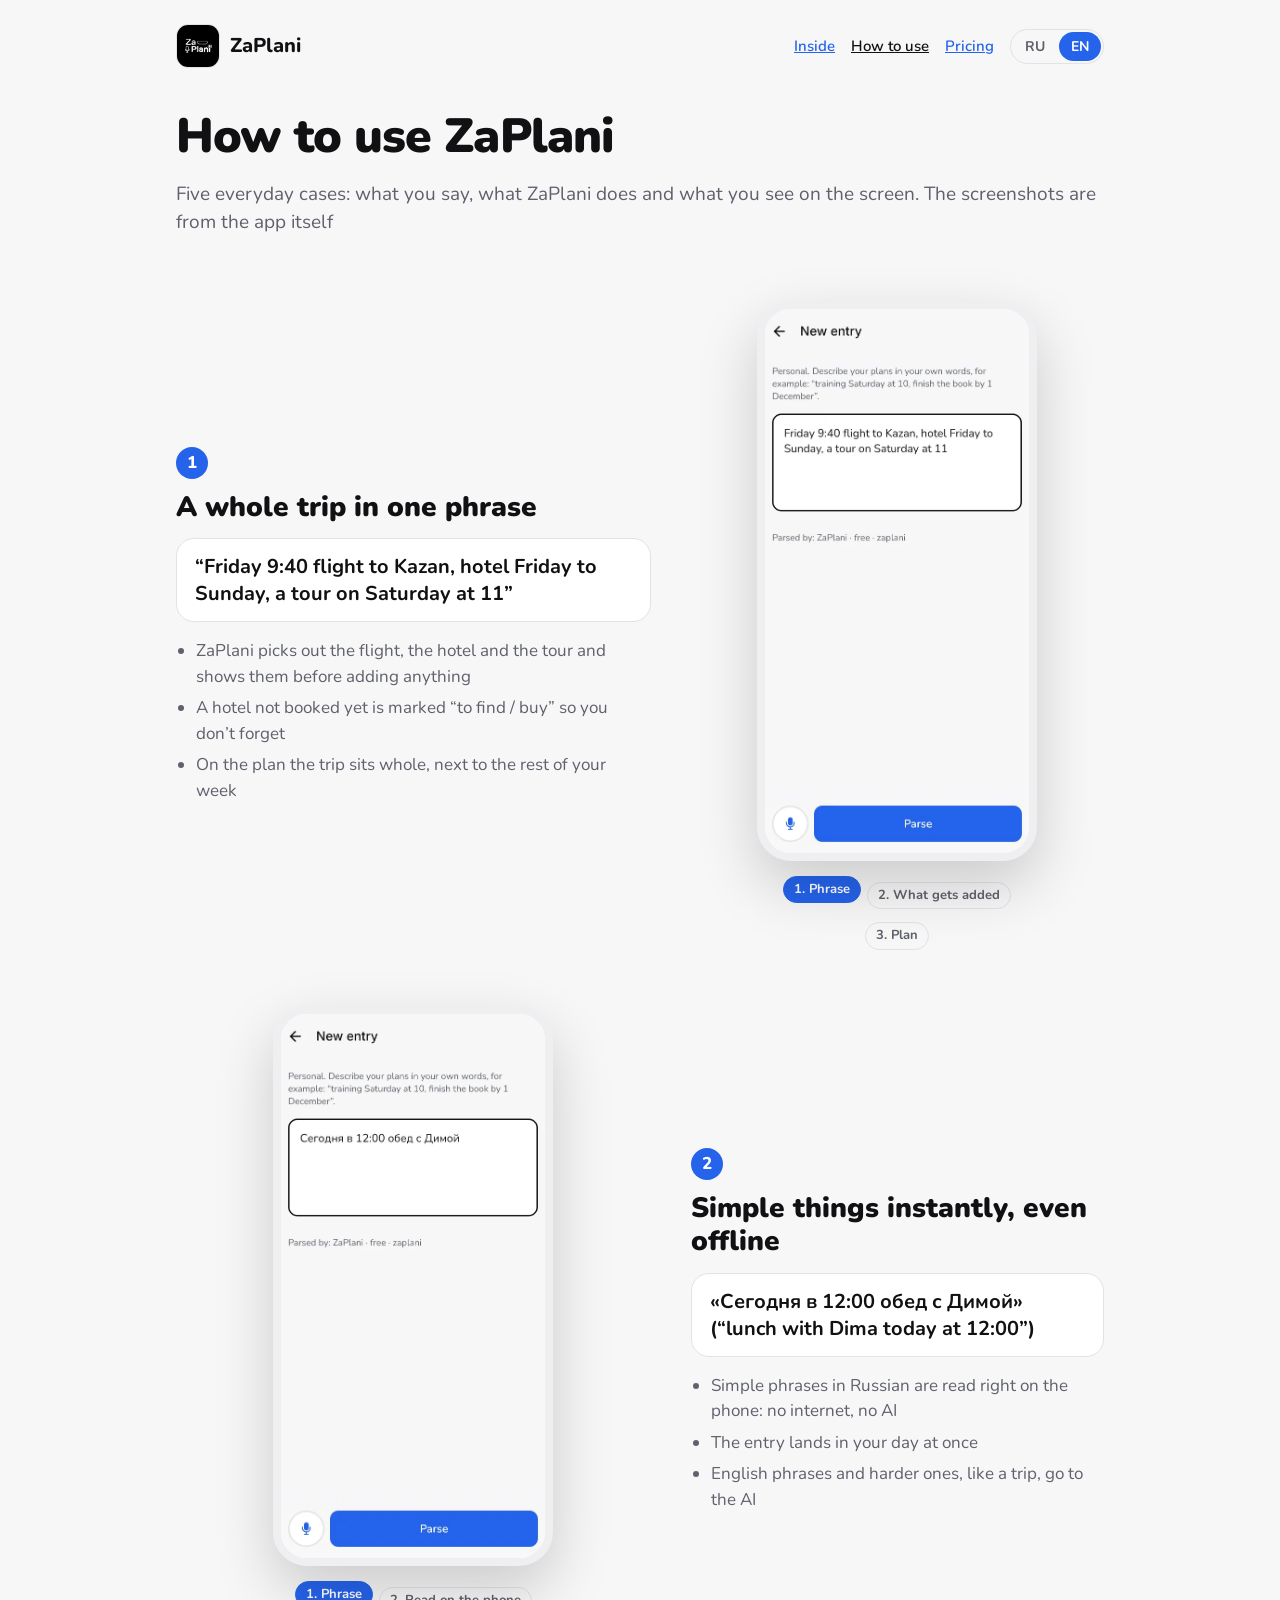
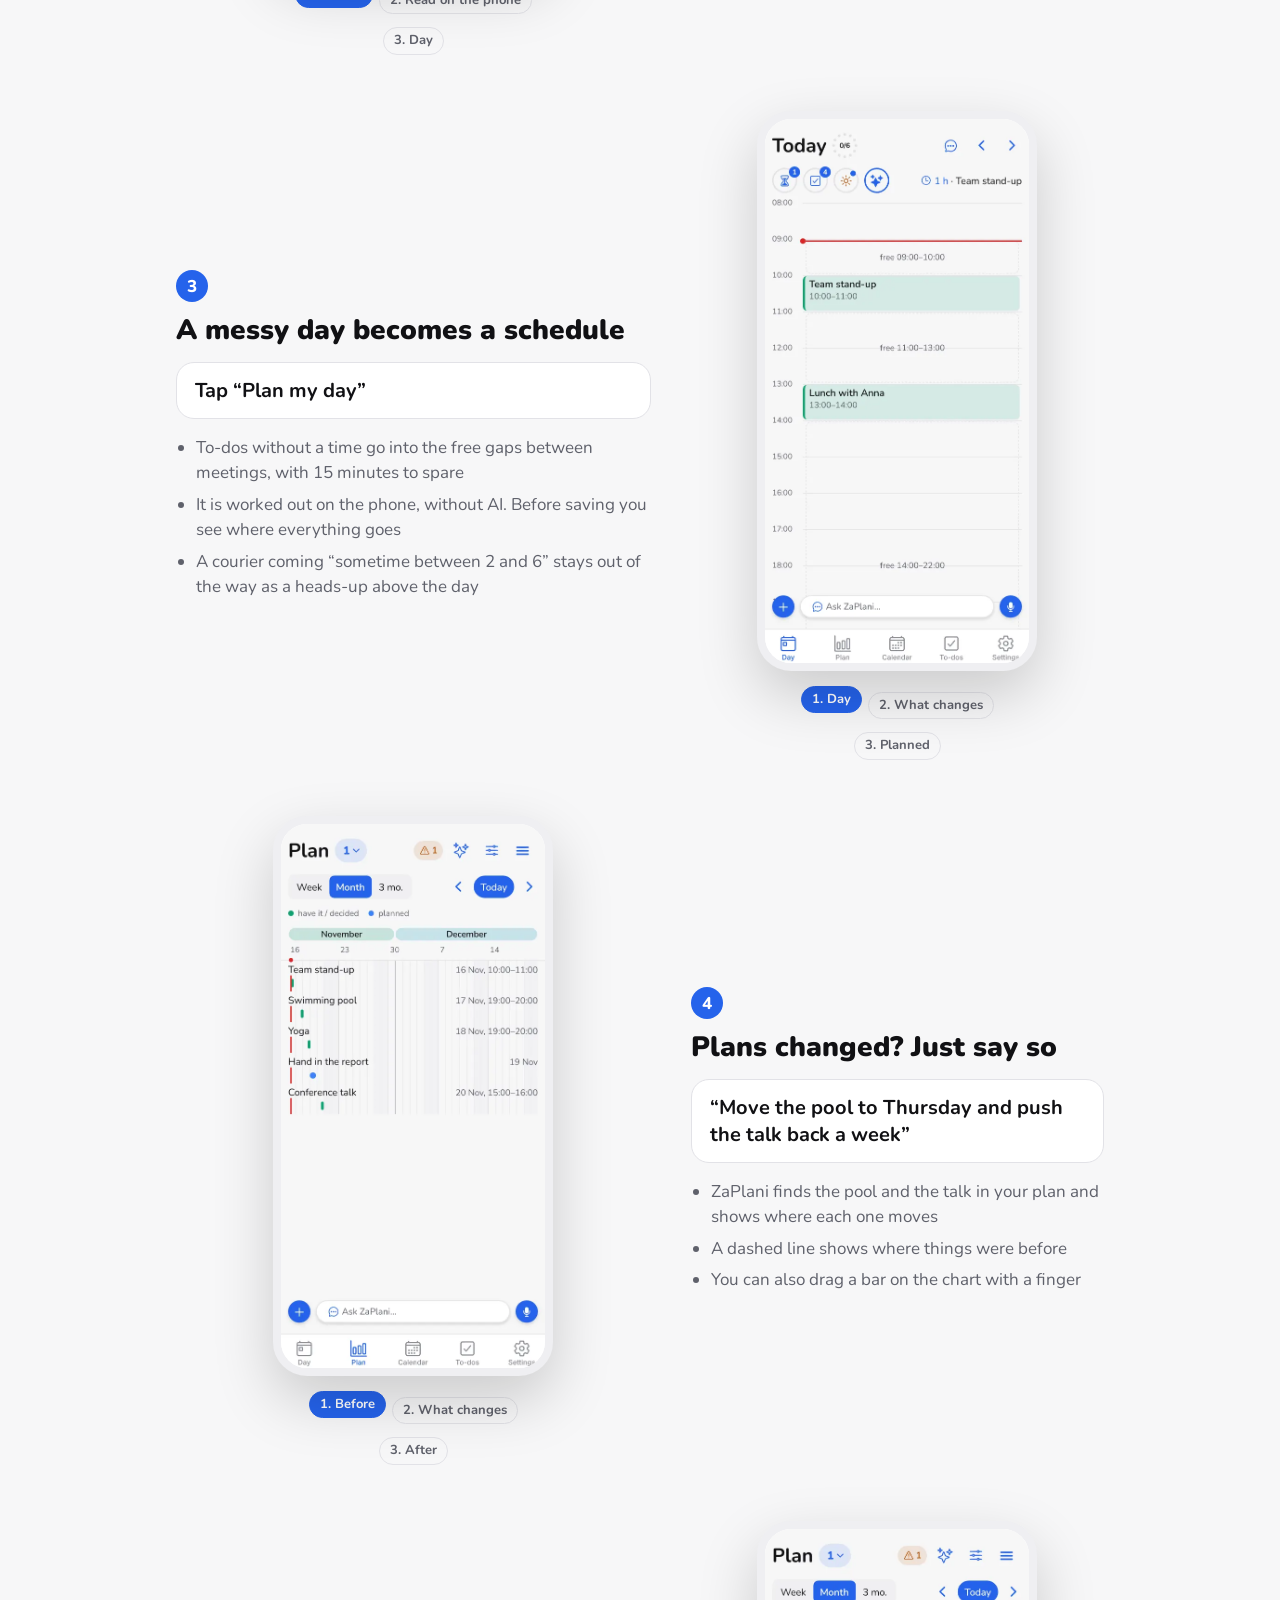
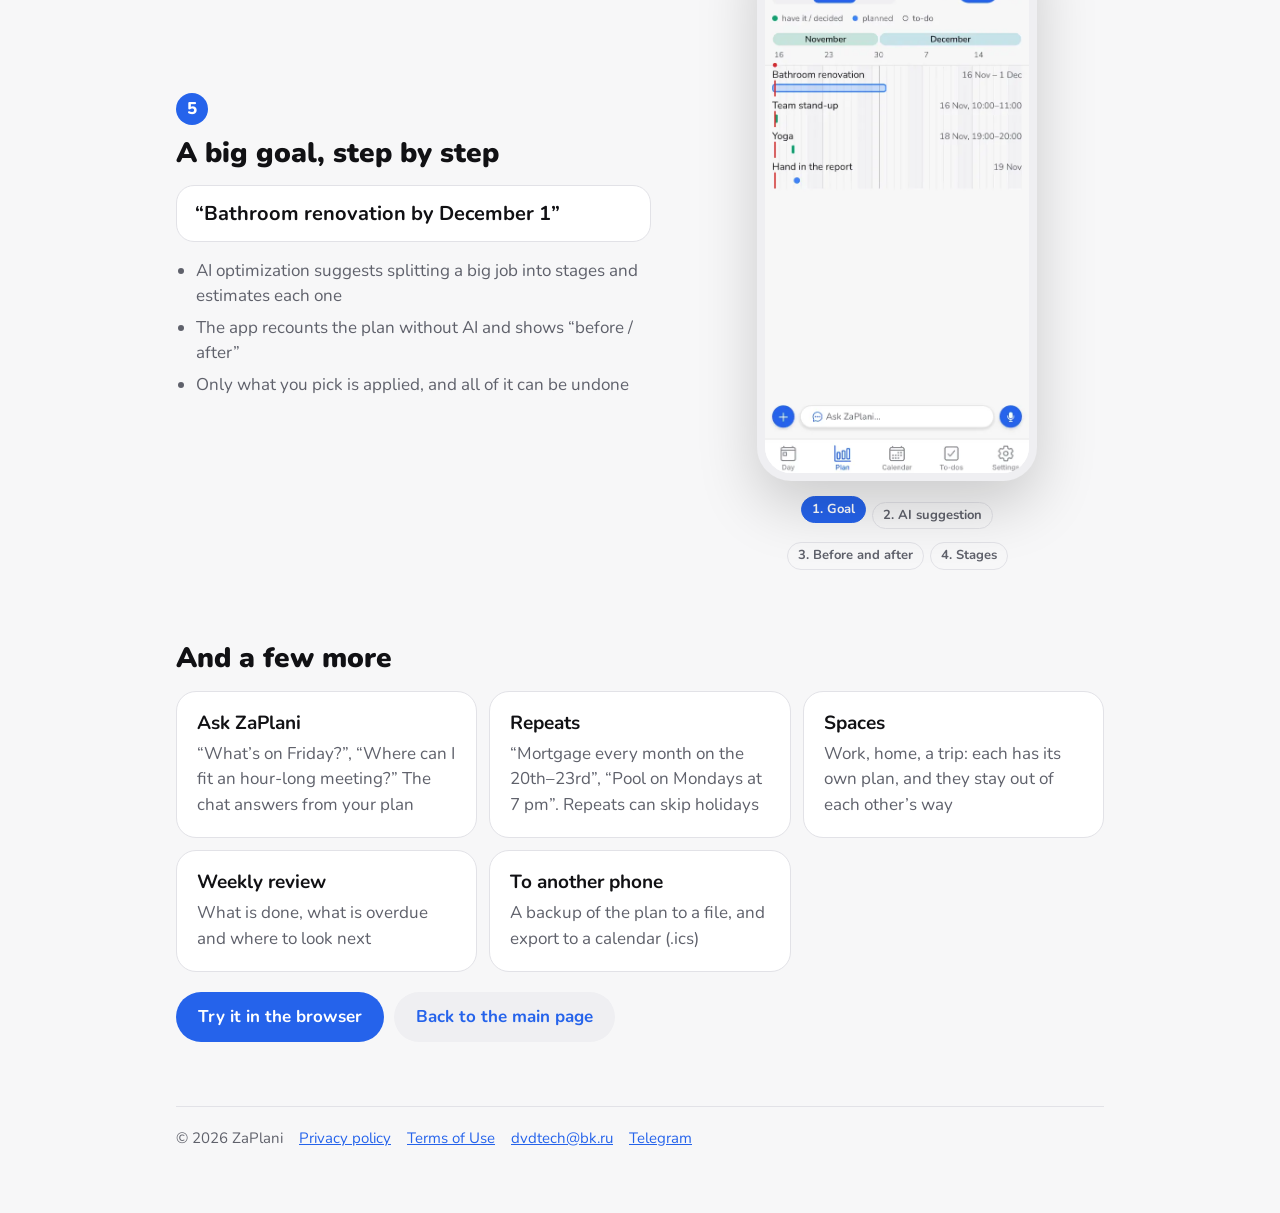
<file: how/index.html>
<!doctype html>
<html lang="ru">
  <head>
    <meta charset="utf-8" />
    <meta name="viewport" content="width=device-width, initial-scale=1" />
    <title>Как пользоваться ZaPlani</title>
    <meta
      name="description"
      content="Пять сценариев ZaPlani: поездка одной фразой, дела без сети, «Собрать день», перенос голосом и большая цель по шагам." />
    <link rel="icon" href="../img/favicon.png" />
    <link rel="apple-touch-icon" href="../img/apple-touch-icon.png" />
    <link rel="stylesheet" href="../style.css" />
    <style>
      header {
        display: flex;
        align-items: center;
        gap: 10px;
        font-weight: 800;
        font-size: 20px;
        white-space: nowrap;
      }
      header > a {
        display: flex;
        align-items: center;
        gap: 10px;
        color: inherit;
        text-decoration: none;
      }
      header img {
        width: 44px;
        height: 44px;
        border-radius: 12px;
        border: 1px solid var(--line);
      }
      header nav {
        margin-left: auto;
        display: flex;
        align-items: center;
        gap: 16px;
        font-size: 15px;
        font-weight: 600;
      }
      /* A phone has room for the logo and the language switch only; the links come back wider. */
      header nav a {
        display: none;
      }
      header nav a[aria-current] {
        color: var(--fg);
      }
      @media (min-width: 560px) {
        header nav a {
          display: inline;
        }
      }
      .lang {
        flex-shrink: 0;
        display: inline-flex;
        gap: 2px;
        padding: 2px;
        border: 1px solid var(--line);
        border-radius: 999px;
      }
      .lang button {
        border: 0;
        border-radius: 999px;
        background: transparent;
        color: var(--muted);
        font: inherit;
        font-size: 14px;
        font-weight: 700;
        padding: 4px 12px;
        cursor: pointer;
      }
      .lang button[aria-pressed='true'] {
        background: var(--accent);
        color: var(--on-accent);
      }
      .intro {
        padding: 40px 0 8px;
      }
      .intro h1 {
        font-size: clamp(32px, 7vw, 48px);
        font-weight: 900;
        letter-spacing: -0.02em;
      }
      .intro p {
        font-size: 19px;
        margin: 14px 0 0;
      }
      .scene {
        display: grid;
        gap: 24px;
        align-items: center;
        margin-top: 56px;
      }
      .scene h2 {
        font-size: 28px;
        font-weight: 900;
        margin: 12px 0 0;
      }
      .scene ul {
        margin: 0;
        padding-left: 20px;
        color: var(--muted);
      }
      .scene li + li {
        margin-top: 6px;
      }
      .quote {
        margin: 14px 0 16px;
        padding: 14px 18px;
        border-radius: 18px;
        background: var(--surface);
        border: 1px solid var(--line);
        font-size: 20px;
        font-weight: 700;
        line-height: 1.35;
      }
      .step {
        display: inline-grid;
        place-items: center;
        width: 32px;
        height: 32px;
        border-radius: 50%;
        background: var(--accent);
        color: var(--on-accent);
        font-weight: 800;
      }
      .screen {
        justify-self: center;
        width: min(280px, 78vw);
      }
      /* The frames of one scenario lie on top of each other and take turns while the card is seen. */
      .reel {
        position: relative;
        aspect-ratio: 1 / 2;
        border-radius: 34px;
        border: 8px solid var(--muted-surface);
        overflow: hidden;
        background: var(--surface);
        box-shadow: 0 24px 60px rgba(0, 0, 0, 0.18);
      }
      .reel picture {
        position: absolute;
        inset: 0;
        opacity: 0;
        transition: opacity 0.6s ease;
      }
      .reel img {
        display: block;
        width: 100%;
        height: 100%;
        object-fit: cover;
      }
      /* The first frame stays under the others: it is what shows without script or motion. */
      .reel picture:first-child,
      .reel picture.on {
        opacity: 1;
      }
      .frames {
        display: flex;
        flex-wrap: wrap;
        justify-content: center;
        gap: 6px;
        margin: 14px 0 0;
        padding: 0;
        list-style: none;
        counter-reset: frame;
      }
      .frames li {
        counter-increment: frame;
      }
      .frames button {
        border: 1px solid var(--line);
        border-radius: 999px;
        background: transparent;
        color: var(--muted);
        font: inherit;
        font-size: 13px;
        font-weight: 700;
        padding: 3px 10px;
        cursor: pointer;
      }
      .frames button::before {
        content: counter(frame) '. ';
      }
      .frames button[aria-pressed='true'] {
        background: var(--accent);
        border-color: var(--accent);
        color: var(--on-accent);
      }
      section {
        margin-top: 72px;
      }
      section > h2 {
        font-size: 28px;
        font-weight: 900;
        margin-bottom: 16px;
      }
      .grid {
        display: grid;
        gap: 12px;
        grid-template-columns: repeat(auto-fit, minmax(240px, 1fr));
      }
      .card h3 {
        font-size: 19px;
        margin: 0 0 6px;
      }
      .card p {
        margin: 0;
      }
      .actions {
        display: flex;
        flex-wrap: wrap;
        gap: 10px;
        margin-top: 20px;
      }
      footer {
        margin-top: 64px;
        padding-top: 20px;
        border-top: 1px solid var(--line);
        display: flex;
        flex-wrap: wrap;
        gap: 16px;
        font-size: 15px;
      }
      @media (min-width: 760px) {
        .scene {
          grid-template-columns: 1.15fr 1fr;
          gap: 40px;
        }
        .scene:nth-of-type(even) .story {
          order: 2;
        }
      }
    </style>
  </head>
  <body>
    <main>
      <header>
        <a href="../"><img src="../img/icon.png" alt="" />ZaPlani</a>
        <nav>
          <a href="../#inside" data-en="Inside">Что внутри</a>
          <a href="./" aria-current="page" data-en="How to use">Как пользоваться</a>
          <a href="../#plans" data-en="Pricing">Цена</a>
          <span class="lang" role="group" aria-label="Language">
            <button type="button" data-lang="ru" aria-pressed="true">RU</button>
            <button type="button" data-lang="en" aria-pressed="false">EN</button>
          </span>
        </nav>
      </header>

      <div class="intro">
        <h1 data-en="How to use ZaPlani">Как пользоваться ZaPlani</h1>
        <p
          class="muted"
          data-en="Five everyday cases: what you say, what ZaPlani does and what you see on the screen. The screenshots are from the app itself">
          Пять случаев из жизни: что вы говорите, что делает ZaPlani и что видно на экране.
          Скриншоты из самого приложения
        </p>
      </div>

      <article class="scene" id="trip">
        <div class="story">
          <span class="step">1</span>
          <h2 data-en="A whole trip in one phrase">Вся поездка одной фразой</h2>
          <p
            class="quote"
            data-en="“Friday 9:40 flight to Kazan, hotel Friday to Sunday, a tour on Saturday at 11”">
            «В пятницу в 9:40 вылет в Казань, отель с пятницы по воскресенье, в субботу экскурсия в
            11»
          </p>
          <ul>
            <li
              data-en="ZaPlani picks out the flight, the hotel and the tour and shows them before adding anything">
              ZaPlani разберёт рейс, отель и экскурсию и покажет всё до того, как добавить
            </li>
            <li data-en="A hotel not booked yet is marked “to find / buy” so you don’t forget">
              Отель без брони отметит «найти / купить», чтобы не забыть
            </li>
            <li data-en="On the plan the trip sits whole, next to the rest of your week">
              На плане поездка видна целиком, рядом с остальными делами недели
            </li>
          </ul>
        </div>
        <div class="screen">
          <div class="reel" style="--n: 3" data-frames="3">
            <picture style="--i: 0">
              <source
                srcset="../img/how/trip-1-dark.webp"
                data-en-srcset="../img/how/en/trip-1-dark.webp"
                media="(prefers-color-scheme: dark)" />
              <img
                src="../img/how/trip-1-light.webp"
                data-en-src="../img/how/en/trip-1-light.webp"
                width="585"
                height="1170"
                loading="lazy"
                alt="Фраза"
                data-alt-en="Phrase" />
            </picture>
            <picture style="--i: 1">
              <source
                srcset="../img/how/trip-2-dark.webp"
                data-en-srcset="../img/how/en/trip-2-dark.webp"
                media="(prefers-color-scheme: dark)" />
              <img
                src="../img/how/trip-2-light.webp"
                data-en-src="../img/how/en/trip-2-light.webp"
                width="585"
                height="1170"
                loading="lazy"
                alt="Что добавится"
                data-alt-en="What gets added" />
            </picture>
            <picture style="--i: 2">
              <source
                srcset="../img/how/trip-3-dark.webp"
                data-en-srcset="../img/how/en/trip-3-dark.webp"
                media="(prefers-color-scheme: dark)" />
              <img
                src="../img/how/trip-3-light.webp"
                data-en-src="../img/how/en/trip-3-light.webp"
                width="585"
                height="1170"
                loading="lazy"
                alt="План"
                data-alt-en="Plan" />
            </picture>
          </div>
          <ol class="frames">
            <li style="--i: 0">
              <button type="button" data-frame="0" data-en="Phrase">Фраза</button>
            </li>
            <li style="--i: 1">
              <button type="button" data-frame="1" data-en="What gets added">Что добавится</button>
            </li>
            <li style="--i: 2">
              <button type="button" data-frame="2" data-en="Plan">План</button>
            </li>
          </ol>
        </div>
      </article>
      <article class="scene" id="offline">
        <div class="story">
          <span class="step">2</span>
          <h2 data-en="Simple things instantly, even offline">
            Простое — мгновенно, даже без сети
          </h2>
          <p
            class="quote"
            data-en="«Сегодня в 12:00 обед с Димой» (“lunch with Dima today at 12:00”)">
            «Сегодня в 12:00 обед с Димой»
          </p>
          <ul>
            <li data-en="Simple phrases in Russian are read right on the phone: no internet, no AI">
              Простые фразы читаются прямо на телефоне: без интернета и без ИИ
            </li>
            <li data-en="The entry lands in your day at once">Дело сразу встаёт в день</li>
            <li data-en="English phrases and harder ones, like a trip, go to the AI">
              Сложное, вроде поездки, разберёт ИИ
            </li>
          </ul>
        </div>
        <div class="screen">
          <div class="reel" style="--n: 3" data-frames="3">
            <picture style="--i: 0">
              <source
                srcset="../img/how/offline-1-dark.webp"
                data-en-srcset="../img/how/en/offline-1-dark.webp"
                media="(prefers-color-scheme: dark)" />
              <img
                src="../img/how/offline-1-light.webp"
                data-en-src="../img/how/en/offline-1-light.webp"
                width="585"
                height="1170"
                loading="lazy"
                alt="Фраза"
                data-alt-en="Phrase" />
            </picture>
            <picture style="--i: 1">
              <source
                srcset="../img/how/offline-2-dark.webp"
                data-en-srcset="../img/how/en/offline-2-dark.webp"
                media="(prefers-color-scheme: dark)" />
              <img
                src="../img/how/offline-2-light.webp"
                data-en-src="../img/how/en/offline-2-light.webp"
                width="585"
                height="1170"
                loading="lazy"
                alt="Разобрано на телефоне"
                data-alt-en="Read on the phone" />
            </picture>
            <picture style="--i: 2">
              <source
                srcset="../img/how/offline-3-dark.webp"
                data-en-srcset="../img/how/en/offline-3-dark.webp"
                media="(prefers-color-scheme: dark)" />
              <img
                src="../img/how/offline-3-light.webp"
                data-en-src="../img/how/en/offline-3-light.webp"
                width="585"
                height="1170"
                loading="lazy"
                alt="День"
                data-alt-en="Day" />
            </picture>
          </div>
          <ol class="frames">
            <li style="--i: 0">
              <button type="button" data-frame="0" data-en="Phrase">Фраза</button>
            </li>
            <li style="--i: 1">
              <button type="button" data-frame="1" data-en="Read on the phone">
                Разобрано на телефоне
              </button>
            </li>
            <li style="--i: 2"><button type="button" data-frame="2" data-en="Day">День</button></li>
          </ol>
        </div>
      </article>
      <article class="scene" id="arrange">
        <div class="story">
          <span class="step">3</span>
          <h2 data-en="A messy day becomes a schedule">Хаос дня — в расписание</h2>
          <p class="quote" data-en="Tap “Plan my day”">Нажмите «Собрать день»</p>
          <ul>
            <li
              data-en="To-dos without a time go into the free gaps between meetings, with 15 minutes to spare">
              Дела без времени встают в свободные окна между встречами, с запасом 15 минут
            </li>
            <li
              data-en="It is worked out on the phone, without AI. Before saving you see where everything goes">
              Считается на телефоне, без ИИ. Перед сохранением видно, что куда встанет
            </li>
            <li
              data-en="A courier coming “sometime between 2 and 6” stays out of the way as a heads-up above the day">
              Курьер «где-то с 14 до 18» не мешает: он висит напоминанием над днём
            </li>
          </ul>
        </div>
        <div class="screen">
          <div class="reel" style="--n: 3" data-frames="3">
            <picture style="--i: 0">
              <source
                srcset="../img/how/arrange-1-dark.webp"
                data-en-srcset="../img/how/en/arrange-1-dark.webp"
                media="(prefers-color-scheme: dark)" />
              <img
                src="../img/how/arrange-1-light.webp"
                data-en-src="../img/how/en/arrange-1-light.webp"
                width="585"
                height="1170"
                loading="lazy"
                alt="День"
                data-alt-en="Day" />
            </picture>
            <picture style="--i: 1">
              <source
                srcset="../img/how/arrange-2-dark.webp"
                data-en-srcset="../img/how/en/arrange-2-dark.webp"
                media="(prefers-color-scheme: dark)" />
              <img
                src="../img/how/arrange-2-light.webp"
                data-en-src="../img/how/en/arrange-2-light.webp"
                width="585"
                height="1170"
                loading="lazy"
                alt="Что изменится"
                data-alt-en="What changes" />
            </picture>
            <picture style="--i: 2">
              <source
                srcset="../img/how/arrange-3-dark.webp"
                data-en-srcset="../img/how/en/arrange-3-dark.webp"
                media="(prefers-color-scheme: dark)" />
              <img
                src="../img/how/arrange-3-light.webp"
                data-en-src="../img/how/en/arrange-3-light.webp"
                width="585"
                height="1170"
                loading="lazy"
                alt="Собрано"
                data-alt-en="Planned" />
            </picture>
          </div>
          <ol class="frames">
            <li style="--i: 0"><button type="button" data-frame="0" data-en="Day">День</button></li>
            <li style="--i: 1">
              <button type="button" data-frame="1" data-en="What changes">Что изменится</button>
            </li>
            <li style="--i: 2">
              <button type="button" data-frame="2" data-en="Planned">Собрано</button>
            </li>
          </ol>
        </div>
      </article>
      <article class="scene" id="move">
        <div class="story">
          <span class="step">4</span>
          <h2 data-en="Plans changed? Just say so">Планы поменялись — просто скажите</h2>
          <p class="quote" data-en="“Move the pool to Thursday and push the talk back a week”">
            «Перенеси бассейн на четверг, а доклад сдвинь на неделю»
          </p>
          <ul>
            <li
              data-en="ZaPlani finds the pool and the talk in your plan and shows where each one moves">
              ZaPlani найдёт бассейн и доклад в плане и покажет, что куда переедет
            </li>
            <li data-en="A dashed line shows where things were before">
              Пунктиром видно, где было до изменения
            </li>
            <li data-en="You can also drag a bar on the chart with a finger">
              А полосу на диаграмме можно сдвинуть и пальцем
            </li>
          </ul>
        </div>
        <div class="screen">
          <div class="reel" style="--n: 3" data-frames="3">
            <picture style="--i: 0">
              <source
                srcset="../img/how/move-1-dark.webp"
                data-en-srcset="../img/how/en/move-1-dark.webp"
                media="(prefers-color-scheme: dark)" />
              <img
                src="../img/how/move-1-light.webp"
                data-en-src="../img/how/en/move-1-light.webp"
                width="585"
                height="1170"
                loading="lazy"
                alt="Было"
                data-alt-en="Before" />
            </picture>
            <picture style="--i: 1">
              <source
                srcset="../img/how/move-2-dark.webp"
                data-en-srcset="../img/how/en/move-2-dark.webp"
                media="(prefers-color-scheme: dark)" />
              <img
                src="../img/how/move-2-light.webp"
                data-en-src="../img/how/en/move-2-light.webp"
                width="585"
                height="1170"
                loading="lazy"
                alt="Что изменится"
                data-alt-en="What changes" />
            </picture>
            <picture style="--i: 2">
              <source
                srcset="../img/how/move-3-dark.webp"
                data-en-srcset="../img/how/en/move-3-dark.webp"
                media="(prefers-color-scheme: dark)" />
              <img
                src="../img/how/move-3-light.webp"
                data-en-src="../img/how/en/move-3-light.webp"
                width="585"
                height="1170"
                loading="lazy"
                alt="Стало"
                data-alt-en="After" />
            </picture>
          </div>
          <ol class="frames">
            <li style="--i: 0">
              <button type="button" data-frame="0" data-en="Before">Было</button>
            </li>
            <li style="--i: 1">
              <button type="button" data-frame="1" data-en="What changes">Что изменится</button>
            </li>
            <li style="--i: 2">
              <button type="button" data-frame="2" data-en="After">Стало</button>
            </li>
          </ol>
        </div>
      </article>
      <article class="scene" id="goal">
        <div class="story">
          <span class="step">5</span>
          <h2 data-en="A big goal, step by step">Большая цель — по шагам</h2>
          <p class="quote" data-en="“Bathroom renovation by December 1”">
            «Ремонт в ванной к 1 декабря»
          </p>
          <ul>
            <li
              data-en="AI optimization suggests splitting a big job into stages and estimates each one">
              ИИ-оптимизация предложит разбить большое дело на этапы и оценит время каждого
            </li>
            <li data-en="The app recounts the plan without AI and shows “before / after”">
              Приложение пересчитает план без ИИ и покажет «до / после»
            </li>
            <li data-en="Only what you pick is applied, and all of it can be undone">
              Применяется только то, что вы выбрали, и всё можно отменить
            </li>
          </ul>
        </div>
        <div class="screen">
          <div class="reel" style="--n: 4" data-frames="4">
            <picture style="--i: 0">
              <source
                srcset="../img/how/goal-1-dark.webp"
                data-en-srcset="../img/how/en/goal-1-dark.webp"
                media="(prefers-color-scheme: dark)" />
              <img
                src="../img/how/goal-1-light.webp"
                data-en-src="../img/how/en/goal-1-light.webp"
                width="585"
                height="1170"
                loading="lazy"
                alt="Цель"
                data-alt-en="Goal" />
            </picture>
            <picture style="--i: 1">
              <source
                srcset="../img/how/goal-2-dark.webp"
                data-en-srcset="../img/how/en/goal-2-dark.webp"
                media="(prefers-color-scheme: dark)" />
              <img
                src="../img/how/goal-2-light.webp"
                data-en-src="../img/how/en/goal-2-light.webp"
                width="585"
                height="1170"
                loading="lazy"
                alt="Предложение ИИ"
                data-alt-en="AI suggestion" />
            </picture>
            <picture style="--i: 2">
              <source
                srcset="../img/how/goal-3-dark.webp"
                data-en-srcset="../img/how/en/goal-3-dark.webp"
                media="(prefers-color-scheme: dark)" />
              <img
                src="../img/how/goal-3-light.webp"
                data-en-src="../img/how/en/goal-3-light.webp"
                width="585"
                height="1170"
                loading="lazy"
                alt="До и после"
                data-alt-en="Before and after" />
            </picture>
            <picture style="--i: 3">
              <source
                srcset="../img/how/goal-4-dark.webp"
                data-en-srcset="../img/how/en/goal-4-dark.webp"
                media="(prefers-color-scheme: dark)" />
              <img
                src="../img/how/goal-4-light.webp"
                data-en-src="../img/how/en/goal-4-light.webp"
                width="585"
                height="1170"
                loading="lazy"
                alt="Этапы"
                data-alt-en="Stages" />
            </picture>
          </div>
          <ol class="frames">
            <li style="--i: 0">
              <button type="button" data-frame="0" data-en="Goal">Цель</button>
            </li>
            <li style="--i: 1">
              <button type="button" data-frame="1" data-en="AI suggestion">Предложение ИИ</button>
            </li>
            <li style="--i: 2">
              <button type="button" data-frame="2" data-en="Before and after">До и после</button>
            </li>
            <li style="--i: 3">
              <button type="button" data-frame="3" data-en="Stages">Этапы</button>
            </li>
          </ol>
        </div>
      </article>

      <section>
        <h2 data-en="And a few more">И ещё несколько</h2>
        <div class="grid">
          <div class="card">
            <h3 data-en="Ask ZaPlani">Спросить ZaPlani</h3>
            <p
              class="muted"
              data-en="“What’s on Friday?”, “Where can I fit an hour-long meeting?” The chat answers from your plan">
              «Что у меня в пятницу?», «Куда вписать встречу на час?» — чат отвечает по вашему плану
            </p>
          </div>
          <div class="card">
            <h3 data-en="Repeats">Повторы</h3>
            <p
              class="muted"
              data-en="“Mortgage every month on the 20th–23rd”, “Pool on Mondays at 7 pm”. Repeats can skip holidays">
              «Ипотека каждый месяц 20–23-го», «Бассейн по понедельникам в 19:00». Повторы могут
              пропускать праздники
            </p>
          </div>
          <div class="card">
            <h3 data-en="Spaces">Пространства</h3>
            <p
              class="muted"
              data-en="Work, home, a trip: each has its own plan, and they stay out of each other’s way">
              Работа, дом, поездка: у каждого свой план, и они не мешают друг другу
            </p>
          </div>
          <div class="card">
            <h3 data-en="Weekly review">Взгляд на неделю</h3>
            <p class="muted" data-en="What is done, what is overdue and where to look next">
              Что сделано, что просрочено и куда смотреть дальше
            </p>
          </div>
          <div class="card">
            <h3 data-en="To another phone">На другой телефон</h3>
            <p
              class="muted"
              data-en="A backup of the plan to a file, and export to a calendar (.ics)">
              Резервная копия плана в файл и экспорт в календарь (.ics)
            </p>
          </div>
        </div>
        <div class="actions">
          <a class="button" href="https://app.zaplani.com/" data-en="Try it in the browser"
            >Попробовать в браузере</a
          >
          <a class="button quiet" href="../" data-en="Back to the main page">На главную</a>
        </div>
      </section>

      <footer class="muted">
        <span>© 2026 ZaPlani</span>
        <a href="../privacy/" data-en="Privacy policy">Политика конфиденциальности</a>
        <a href="../terms/" data-en="Terms of Use">Условия использования</a>
        <a href="mailto:dvdtech@bk.ru">dvdtech@bk.ru</a>
        <a href="https://t.me/ZaPlani_pub">Telegram</a>
      </footer>
    </main>
    <script>
      const TITLE = { ru: 'Как пользоваться ZaPlani', en: 'How to use ZaPlani' };
      const DESCRIPTION = {
        ru: 'Пять сценариев ZaPlani: поездка одной фразой, дела без сети, «Собрать день», перенос голосом и большая цель по шагам.',
        en: 'Five ZaPlani cases: a trip in one phrase, entries offline, “Plan my day”, moving plans by voice and a big goal step by step.',
      };

      // Russian stays in the markup; each element with data-en remembers it before the first swap.
      const texts = document.querySelectorAll('[data-en]');
      for (const el of texts) el.dataset.ru = el.innerHTML;
      const images = document.querySelectorAll('[data-alt-en]');
      for (const img of images) img.dataset.altRu = img.alt;
      // The screenshots follow the language too: English ones sit in img/how/en/.
      const shots = document.querySelectorAll('[data-en-src], [data-en-srcset]');
      for (const el of shots) {
        if (el.dataset.enSrc) el.dataset.ruSrc = el.getAttribute('src');
        else el.dataset.ruSrcset = el.getAttribute('srcset');
      }
      function apply(lang) {
        const en = lang === 'en';
        for (const el of texts) el.innerHTML = en ? el.dataset.en : el.dataset.ru;
        for (const img of images) img.alt = en ? img.dataset.altEn : img.dataset.altRu;
        for (const el of shots) {
          if (el.dataset.enSrc) el.src = en ? el.dataset.enSrc : el.dataset.ruSrc;
          else el.srcset = en ? el.dataset.enSrcset : el.dataset.ruSrcset;
        }
        for (const button of document.querySelectorAll('[data-lang]')) {
          button.setAttribute('aria-pressed', String(button.dataset.lang === lang));
        }
        document.documentElement.lang = lang;
        document.title = TITLE[lang];
        document.querySelector('meta[name="description"]').content = DESCRIPTION[lang];
      }
      function pick() {
        const asked = new URLSearchParams(location.search).get('lang');
        if (asked === 'ru' || asked === 'en') return asked;
        try {
          const saved = localStorage.getItem('zaplani-lang');
          if (saved === 'ru' || saved === 'en') return saved;
        } catch {}
        return navigator.language?.toLowerCase().startsWith('ru') ? 'ru' : 'en';
      }
      let lang = pick();
      for (const button of document.querySelectorAll('[data-lang]')) {
        button.addEventListener('click', () => {
          lang = button.dataset.lang;
          try {
            localStorage.setItem('zaplani-lang', lang);
          } catch {}
          apply(lang);
        });
      }
      apply(lang);

      // Each scenario plays its frames in turn while it is on screen; with reduced motion it stays
      // on the last one, the result. The numbered chips under the phone show a frame by hand.
      const still = matchMedia('(prefers-reduced-motion: reduce)');
      const STEP = 2800;
      const reels = [...document.querySelectorAll('.scene')].map((scene) => {
        const frames = [...scene.querySelectorAll('.reel picture')];
        const chips = [...scene.querySelectorAll('[data-frame]')];
        const reel = { scene, frames, chips, at: 0, timer: null, seen: false };
        reel.show = (i) => {
          reel.at = i;
          frames.forEach((f, k) => f.classList.toggle('on', k === i));
          chips.forEach((c, k) => c.setAttribute('aria-pressed', String(k === i)));
        };
        reel.play = () => {
          if (reel.timer || still.matches || !reel.seen) return;
          reel.timer = setInterval(() => reel.show((reel.at + 1) % frames.length), STEP);
        };
        reel.stop = () => {
          clearInterval(reel.timer);
          reel.timer = null;
        };
        chips.forEach((chip, i) =>
          chip.addEventListener('click', () => {
            reel.stop();
            reel.show(i);
          }),
        );
        reel.show(still.matches ? frames.length - 1 : 0);
        return reel;
      });
      const watch = new IntersectionObserver(
        (entries) => {
          for (const entry of entries) {
            const reel = reels.find((r) => r.scene === entry.target);
            reel.seen = entry.isIntersecting;
            if (reel.seen) reel.play();
            else reel.stop();
          }
        },
        { threshold: 0.4 },
      );
      for (const reel of reels) watch.observe(reel.scene);
      still.addEventListener('change', () => {
        for (const reel of reels) {
          reel.stop();
          if (still.matches) reel.show(reel.frames.length - 1);
          else reel.play();
        }
      });
    </script>
  </body>
</html>
</file>
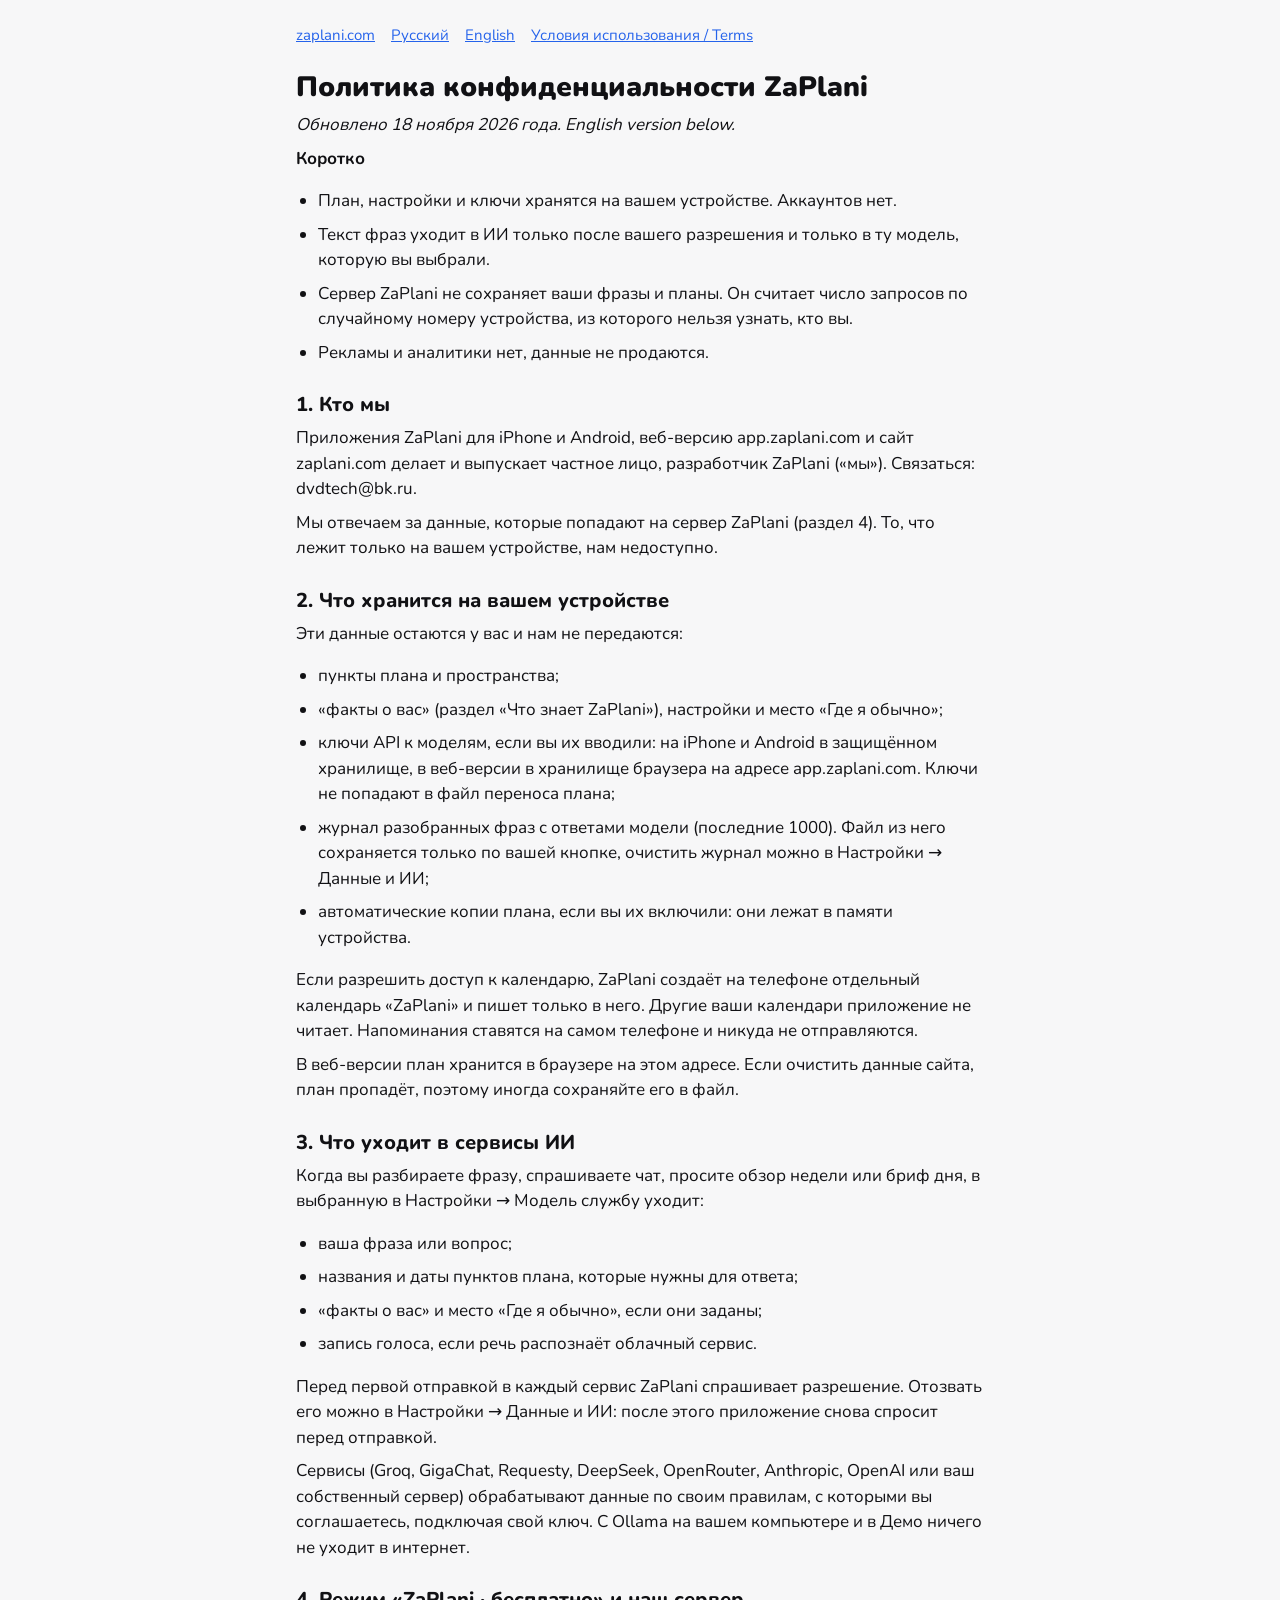
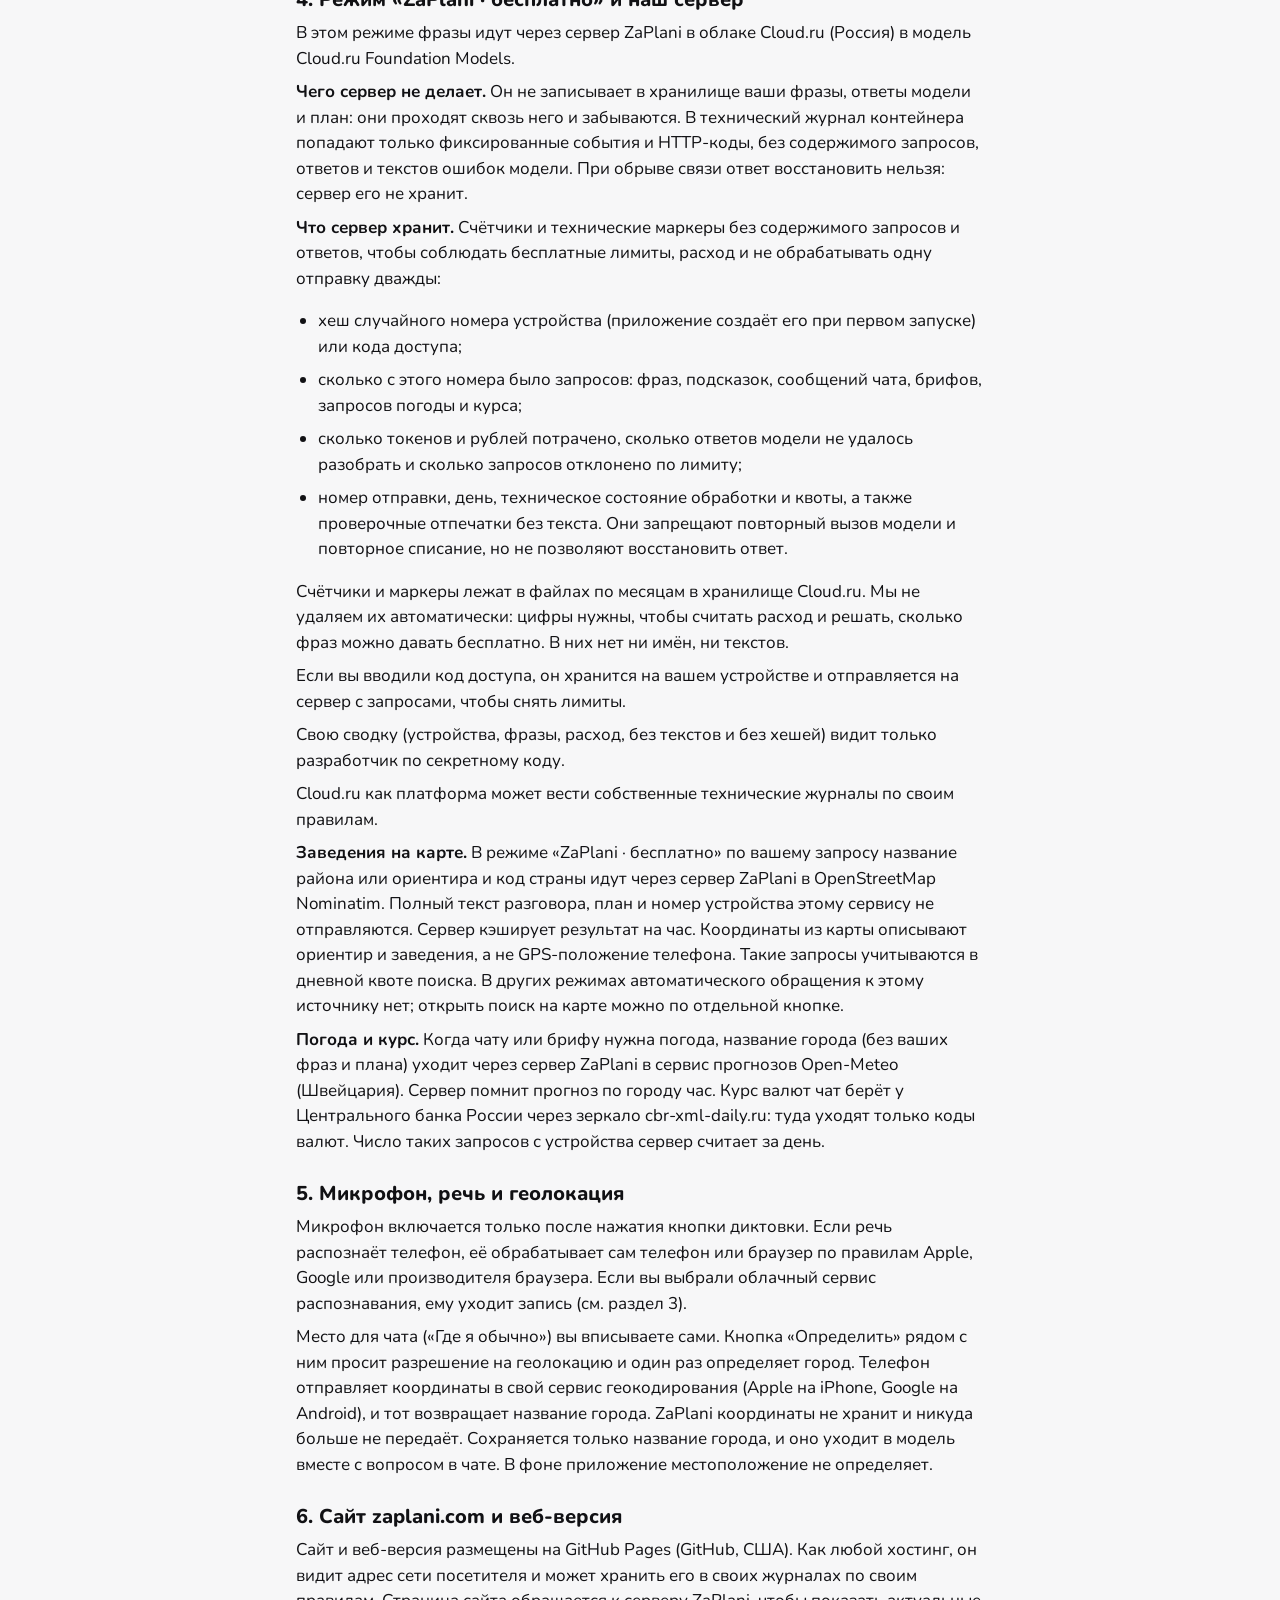
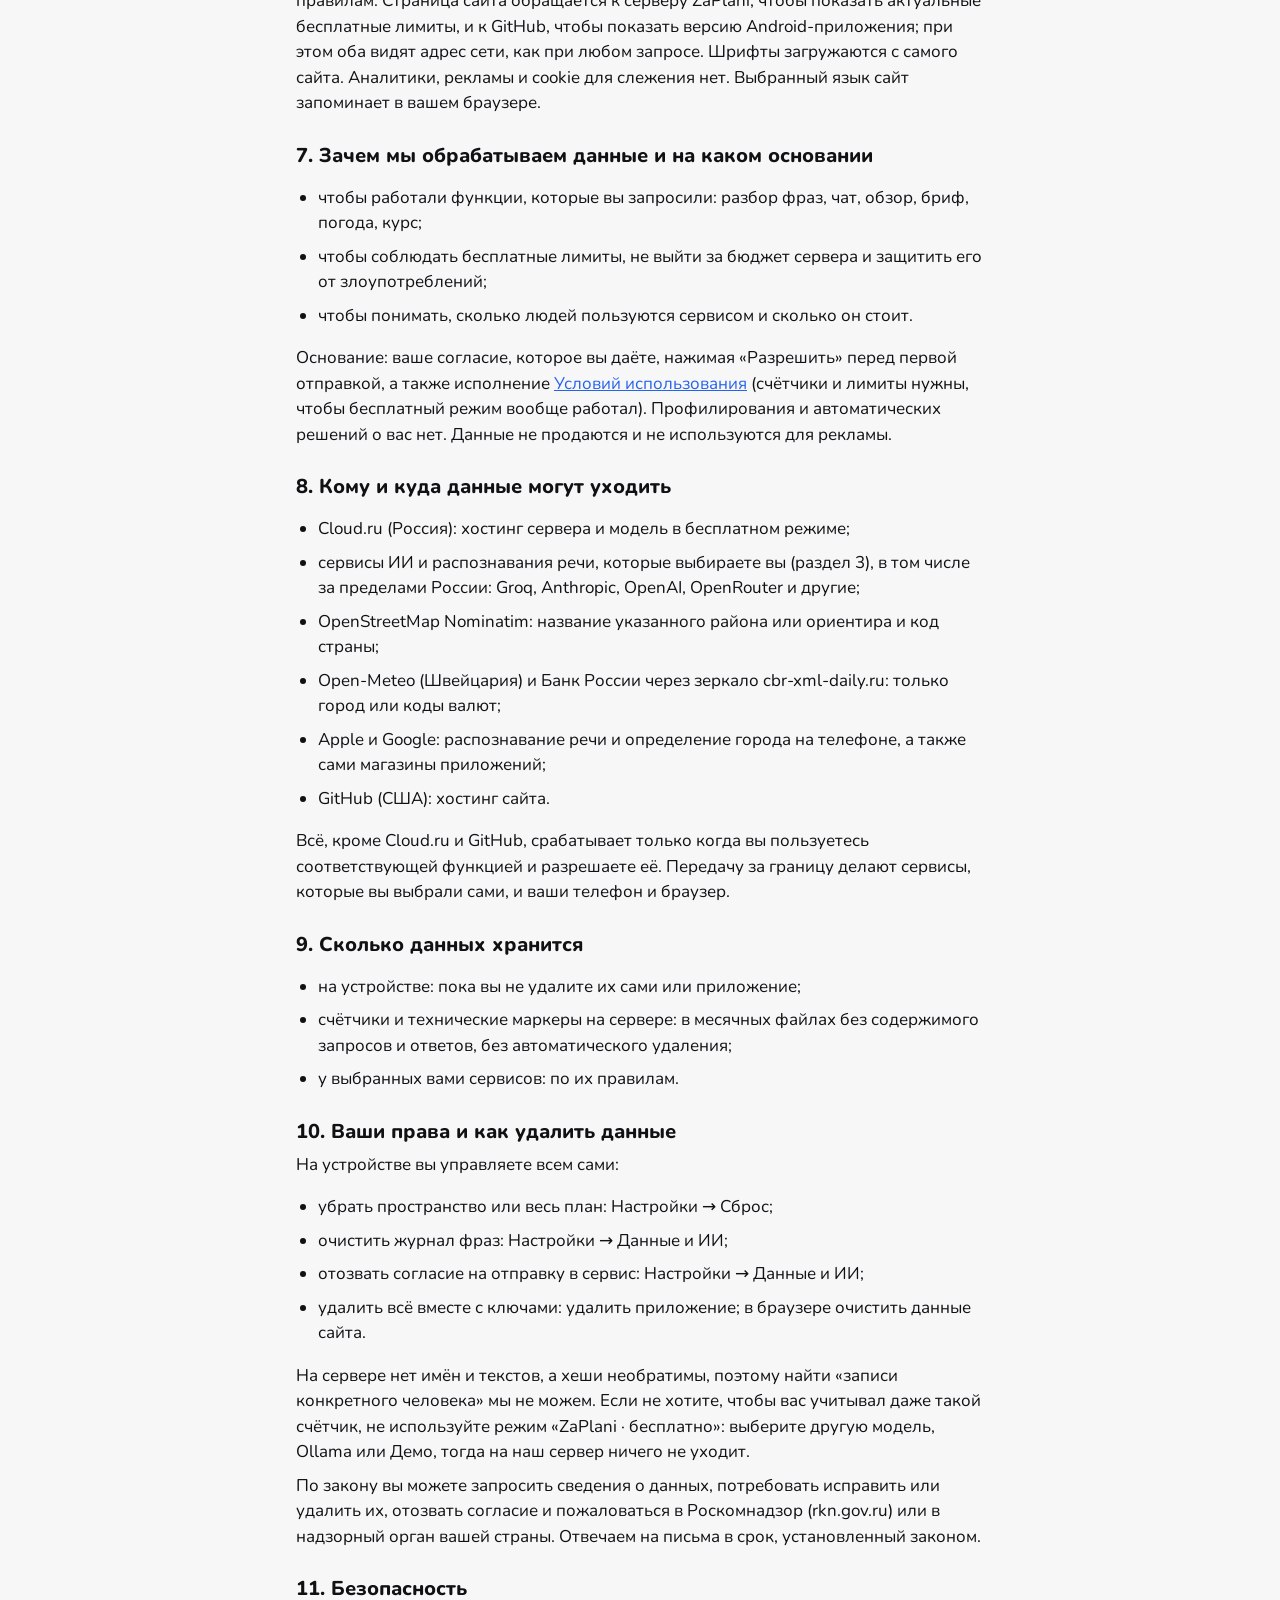
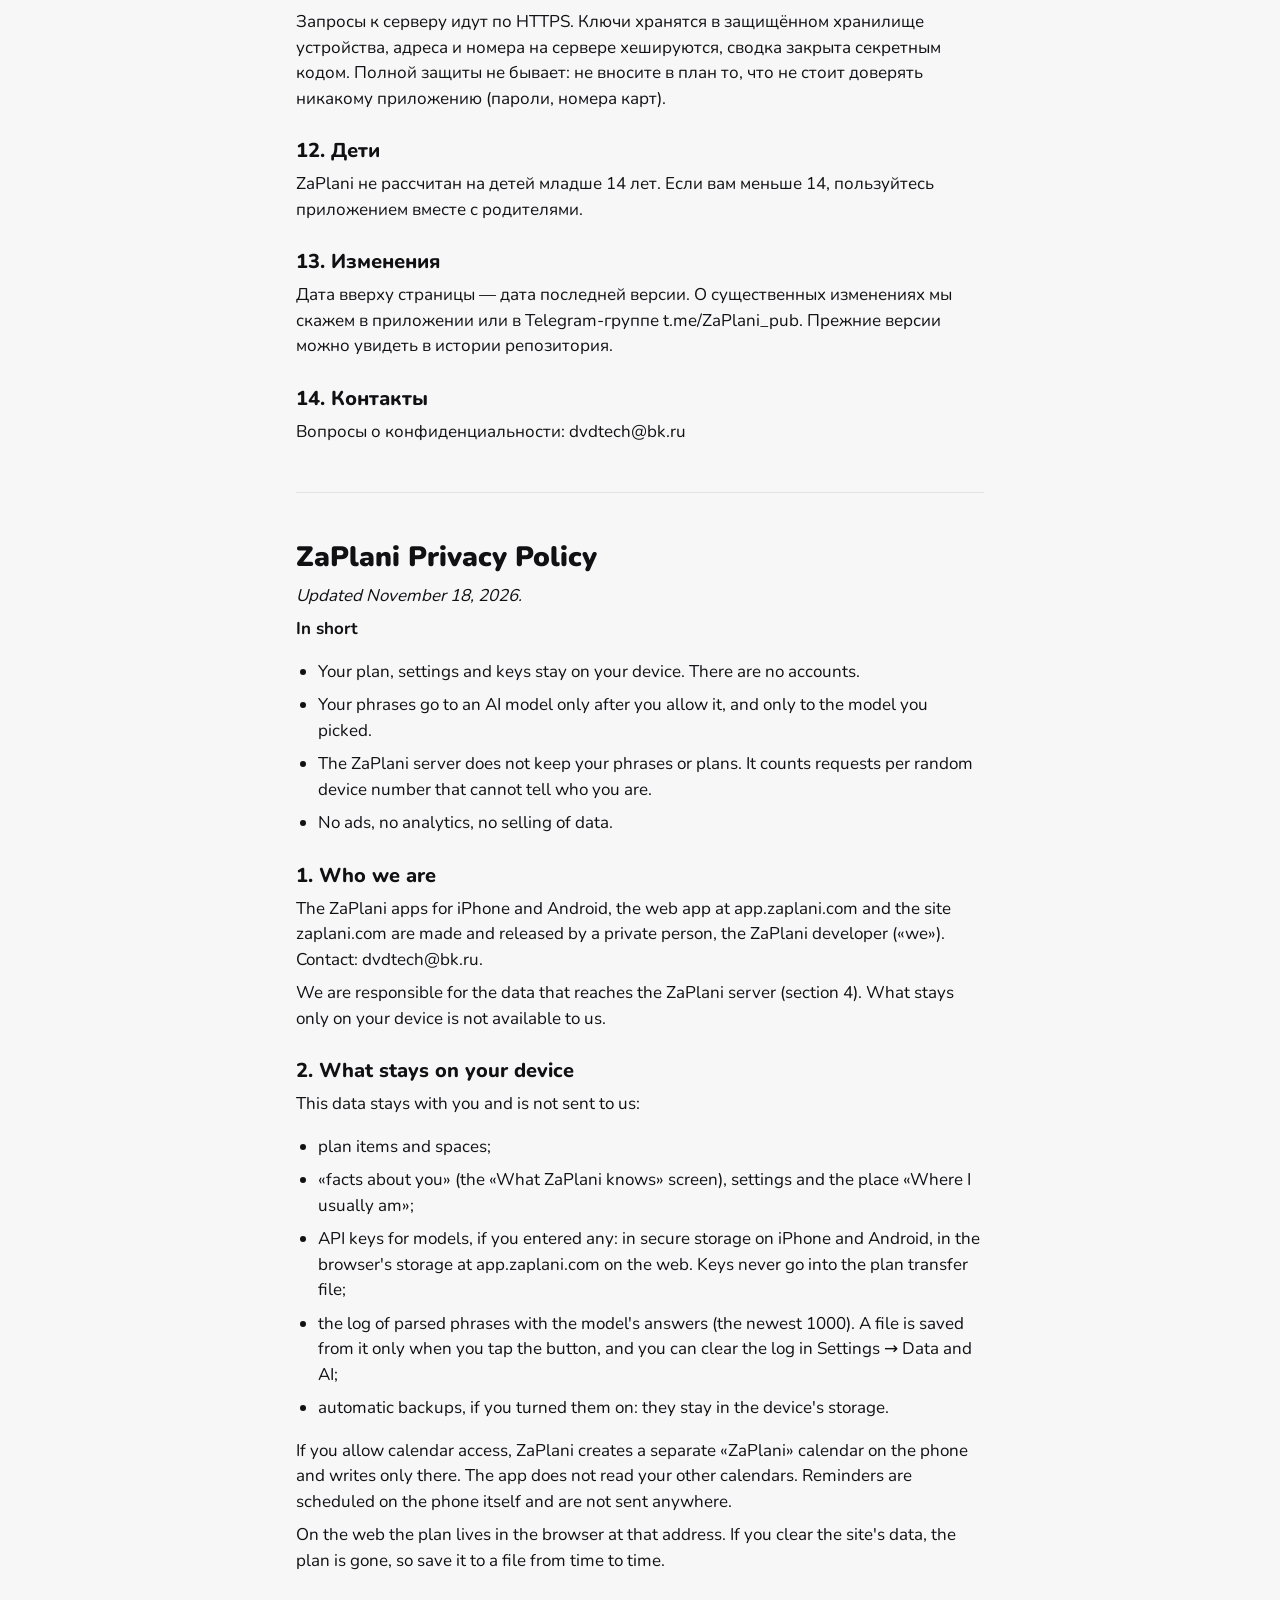
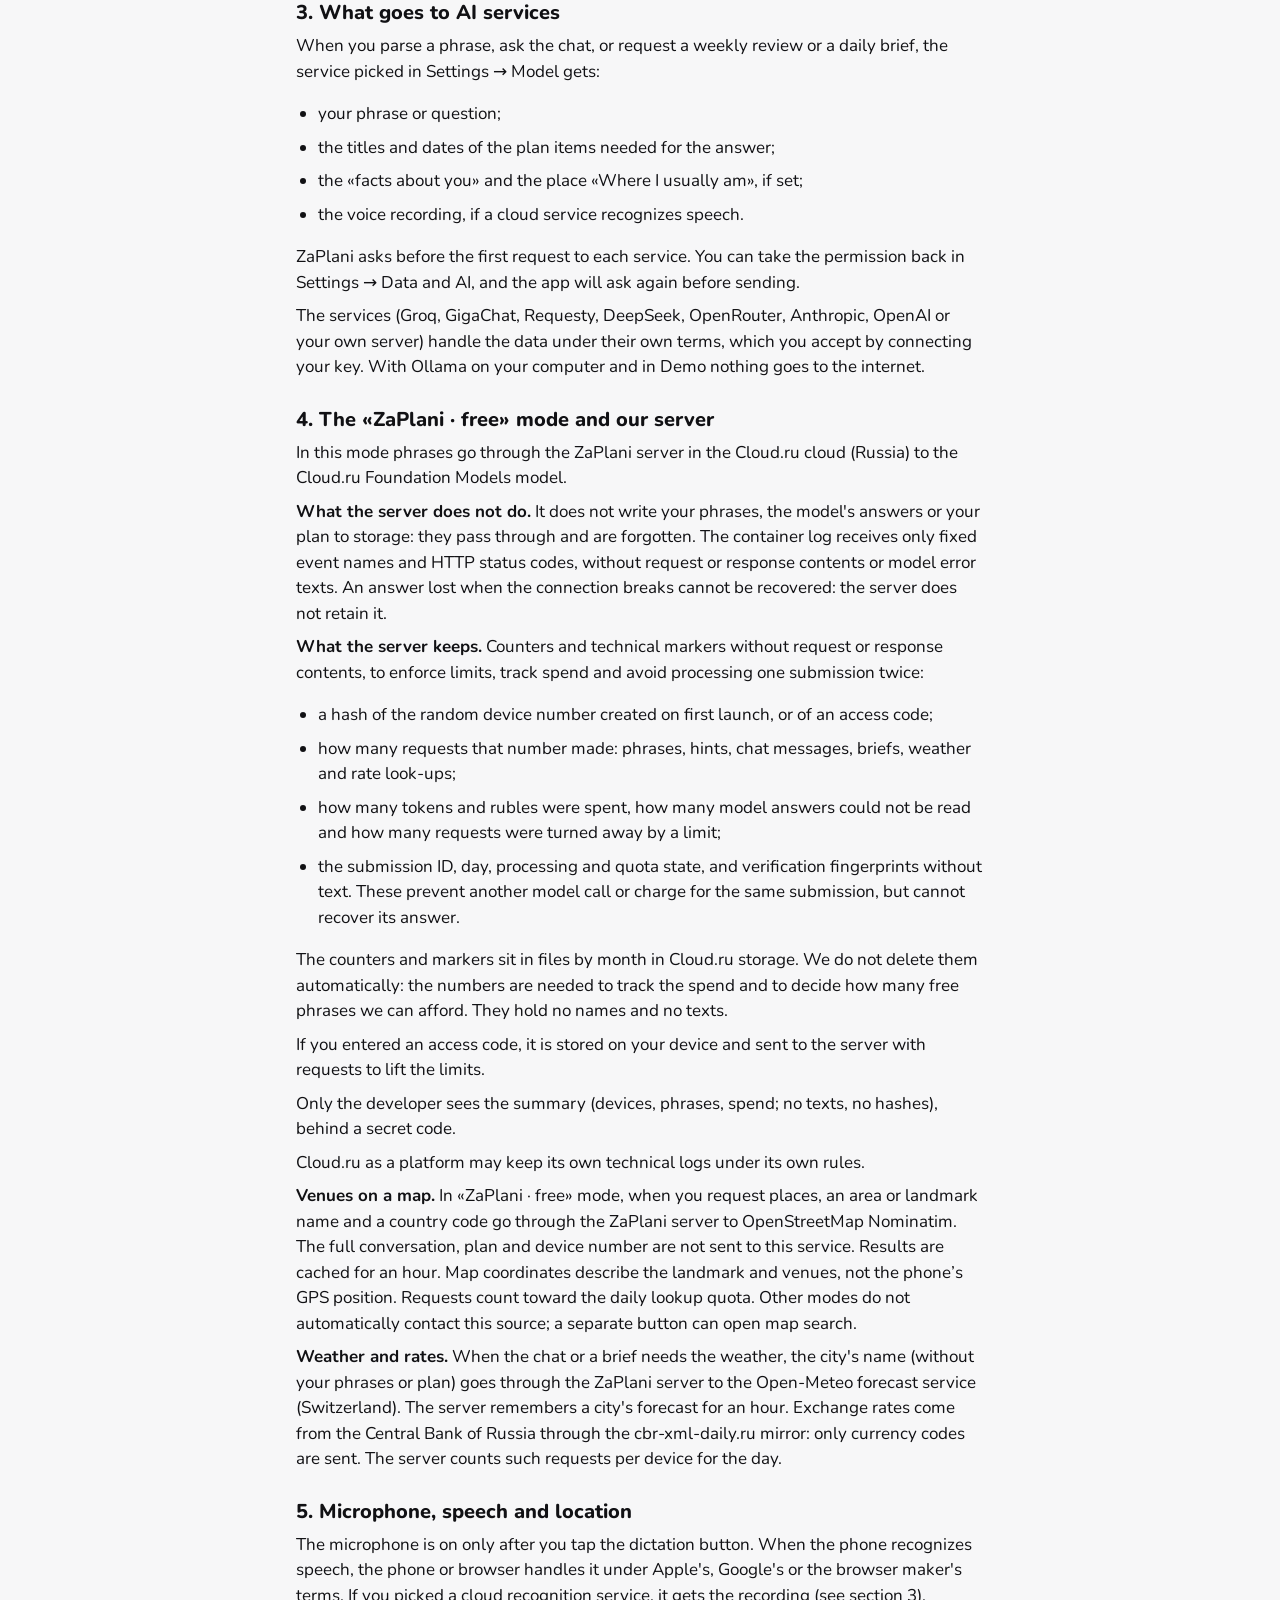
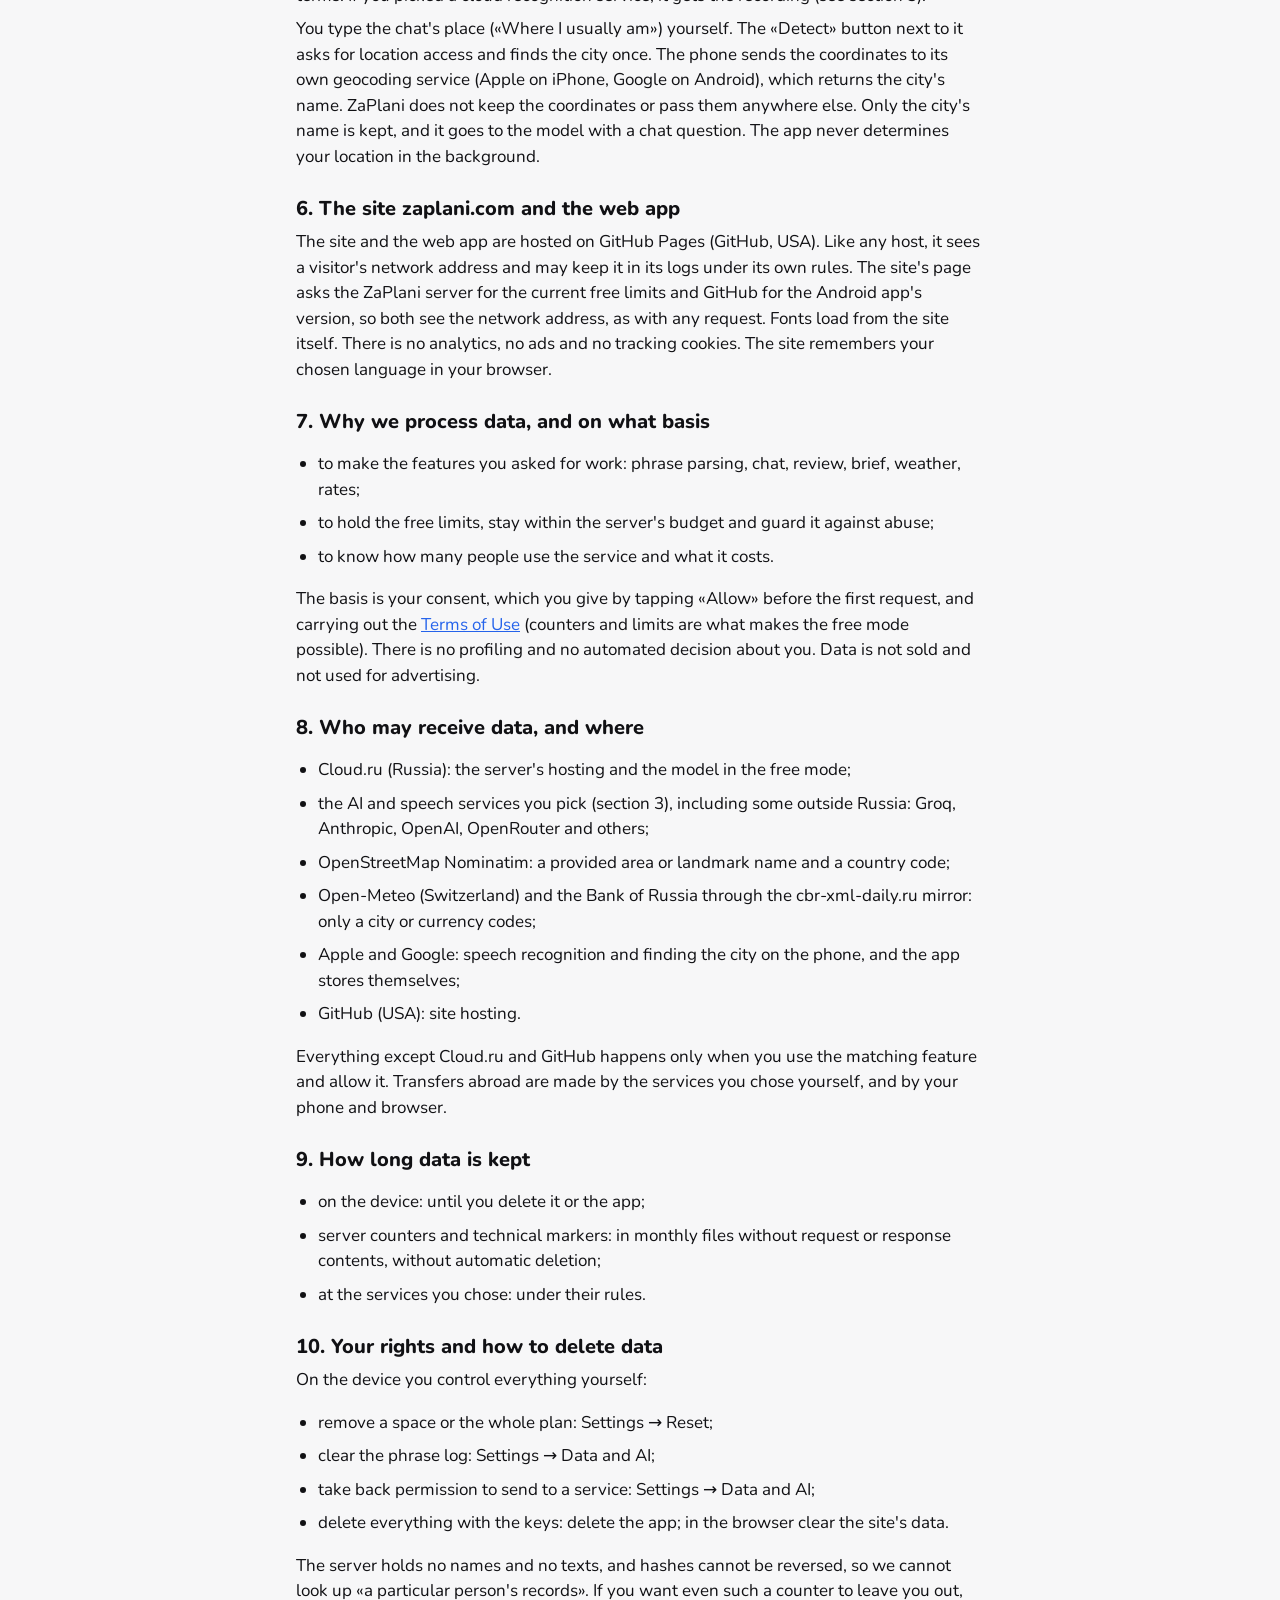
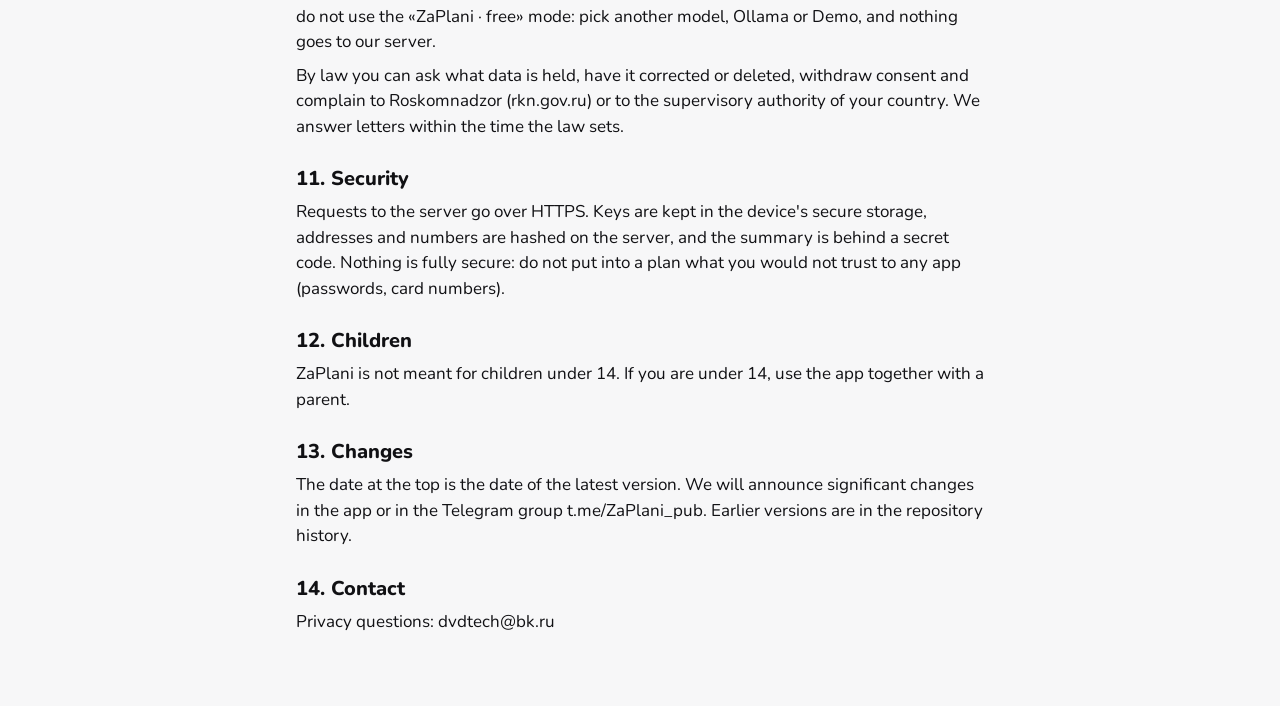
<file: privacy/index.html>
<!doctype html>
<html lang="ru">
  <head>
    <meta charset="utf-8" />
    <meta name="viewport" content="width=device-width, initial-scale=1" />
    <title>ZaPlani · Политика конфиденциальности</title>
    <link rel="icon" href="../img/favicon.png" />
    <link rel="apple-touch-icon" href="../img/apple-touch-icon.png" />
    <link rel="stylesheet" href="../style.css" />
    <style>
      main { max-width: 720px; }
      nav { display: flex; gap: 16px; margin-bottom: 24px; font-size: 15px; }
      h1 { font-size: 28px; font-weight: 900; }
      h2 { font-size: 20px; font-weight: 800; margin: 28px 0 8px; }
      p, li { margin: 8px 0; }
      ul { padding-left: 22px; }
      hr { border: 0; border-top: 1px solid var(--line); margin: 48px 0; }
    </style>
  </head>
  <body>
    <main>
      <nav>
        <a href="https://zaplani.com/">zaplani.com</a>
        <a href="#ru">Русский</a>
        <a href="#en">English</a>
        <a href="https://zaplani.com/terms/">Условия использования / Terms</a>
      </nav>
      <article id="ru" lang="ru">
<h1>Политика конфиденциальности ZaPlani</h1>
<p><em>Обновлено 18 ноября 2026 года. English version below.</em></p>
<p><strong>Коротко</strong></p>
<ul>
<li>План, настройки и ключи хранятся на вашем устройстве. Аккаунтов нет.</li>
<li>Текст фраз уходит в ИИ только после вашего разрешения и только в ту модель, которую вы выбрали.</li>
<li>Сервер ZaPlani не сохраняет ваши фразы и планы. Он считает число запросов по случайному номеру устройства, из которого нельзя узнать, кто вы.</li>
<li>Рекламы и аналитики нет, данные не продаются.</li>
</ul>
<h2>1. Кто мы</h2>
<p>Приложения ZaPlani для iPhone и Android, веб-версию app.zaplani.com и сайт zaplani.com делает и выпускает частное лицо, разработчик ZaPlani («мы»). Связаться: dvdtech@bk.ru.</p>
<p>Мы отвечаем за данные, которые попадают на сервер ZaPlani (раздел 4). То, что лежит только на вашем устройстве, нам недоступно.</p>
<h2>2. Что хранится на вашем устройстве</h2>
<p>Эти данные остаются у вас и нам не передаются:</p>
<ul>
<li>пункты плана и пространства;</li>
<li>«факты о вас» (раздел «Что знает ZaPlani»), настройки и место «Где я обычно»;</li>
<li>ключи API к моделям, если вы их вводили: на iPhone и Android в защищённом хранилище, в веб-версии в хранилище браузера на адресе app.zaplani.com. Ключи не попадают в файл переноса плана;</li>
<li>журнал разобранных фраз с ответами модели (последние 1000). Файл из него сохраняется только по вашей кнопке, очистить журнал можно в Настройки → Данные и ИИ;</li>
<li>автоматические копии плана, если вы их включили: они лежат в памяти устройства.</li>
</ul>
<p>Если разрешить доступ к календарю, ZaPlani создаёт на телефоне отдельный календарь «ZaPlani» и пишет только в него. Другие ваши календари приложение не читает. Напоминания ставятся на самом телефоне и никуда не отправляются.</p>
<p>В веб-версии план хранится в браузере на этом адресе. Если очистить данные сайта, план пропадёт, поэтому иногда сохраняйте его в файл.</p>
<h2>3. Что уходит в сервисы ИИ</h2>
<p>Когда вы разбираете фразу, спрашиваете чат, просите обзор недели или бриф дня, в выбранную в Настройки → Модель службу уходит:</p>
<ul>
<li>ваша фраза или вопрос;</li>
<li>названия и даты пунктов плана, которые нужны для ответа;</li>
<li>«факты о вас» и место «Где я обычно», если они заданы;</li>
<li>запись голоса, если речь распознаёт облачный сервис.</li>
</ul>
<p>Перед первой отправкой в каждый сервис ZaPlani спрашивает разрешение. Отозвать его можно в Настройки → Данные и ИИ: после этого приложение снова спросит перед отправкой.</p>
<p>Сервисы (Groq, GigaChat, Requesty, DeepSeek, OpenRouter, Anthropic, OpenAI или ваш собственный сервер) обрабатывают данные по своим правилам, с которыми вы соглашаетесь, подключая свой ключ. С Ollama на вашем компьютере и в Демо ничего не уходит в интернет.</p>
<h2>4. Режим «ZaPlani · бесплатно» и наш сервер</h2>
<p>В этом режиме фразы идут через сервер ZaPlani в облаке Cloud.ru (Россия) в модель Cloud.ru Foundation Models.</p>
<p><strong>Чего сервер не делает.</strong> Он не записывает в хранилище ваши фразы, ответы модели и план: они проходят сквозь него и забываются. В технический журнал контейнера попадают только фиксированные события и HTTP-коды, без содержимого запросов, ответов и текстов ошибок модели. При обрыве связи ответ восстановить нельзя: сервер его не хранит.</p>
<p><strong>Что сервер хранит.</strong> Счётчики и технические маркеры без содержимого запросов и ответов, чтобы соблюдать бесплатные лимиты, расход и не обрабатывать одну отправку дважды:</p>
<ul>
<li>хеш случайного номера устройства (приложение создаёт его при первом запуске) или кода доступа;</li>
<li>сколько с этого номера было запросов: фраз, подсказок, сообщений чата, брифов, запросов погоды и курса;</li>
<li>сколько токенов и рублей потрачено, сколько ответов модели не удалось разобрать и сколько запросов отклонено по лимиту;</li>
<li>номер отправки, день, техническое состояние обработки и квоты, а также проверочные отпечатки без текста. Они запрещают повторный вызов модели и повторное списание, но не позволяют восстановить ответ.</li>
</ul>
<p>Счётчики и маркеры лежат в файлах по месяцам в хранилище Cloud.ru. Мы не удаляем их автоматически: цифры нужны, чтобы считать расход и решать, сколько фраз можно давать бесплатно. В них нет ни имён, ни текстов.</p>
<p>Если вы вводили код доступа, он хранится на вашем устройстве и отправляется на сервер с запросами, чтобы снять лимиты.</p>
<p>Свою сводку (устройства, фразы, расход, без текстов и без хешей) видит только разработчик по секретному коду.</p>
<p>Cloud.ru как платформа может вести собственные технические журналы по своим правилам.</p>
<p><strong>Заведения на карте.</strong> В режиме «ZaPlani · бесплатно» по вашему запросу название района или ориентира и код страны идут через сервер ZaPlani в OpenStreetMap Nominatim. Полный текст разговора, план и номер устройства этому сервису не отправляются. Сервер кэширует результат на час. Координаты из карты описывают ориентир и заведения, а не GPS-положение телефона. Такие запросы учитываются в дневной квоте поиска. В других режимах автоматического обращения к этому источнику нет; открыть поиск на карте можно по отдельной кнопке.</p>
<p><strong>Погода и курс.</strong> Когда чату или брифу нужна погода, название города (без ваших фраз и плана) уходит через сервер ZaPlani в сервис прогнозов Open-Meteo (Швейцария). Сервер помнит прогноз по городу час. Курс валют чат берёт у Центрального банка России через зеркало cbr-xml-daily.ru: туда уходят только коды валют. Число таких запросов с устройства сервер считает за день.</p>
<h2>5. Микрофон, речь и геолокация</h2>
<p>Микрофон включается только после нажатия кнопки диктовки. Если речь распознаёт телефон, её обрабатывает сам телефон или браузер по правилам Apple, Google или производителя браузера. Если вы выбрали облачный сервис распознавания, ему уходит запись (см. раздел 3).</p>
<p>Место для чата («Где я обычно») вы вписываете сами. Кнопка «Определить» рядом с ним просит разрешение на геолокацию и один раз определяет город. Телефон отправляет координаты в свой сервис геокодирования (Apple на iPhone, Google на Android), и тот возвращает название города. ZaPlani координаты не хранит и никуда больше не передаёт. Сохраняется только название города, и оно уходит в модель вместе с вопросом в чате. В фоне приложение местоположение не определяет.</p>
<h2>6. Сайт zaplani.com и веб-версия</h2>
<p>Сайт и веб-версия размещены на GitHub Pages (GitHub, США). Как любой хостинг, он видит адрес сети посетителя и может хранить его в своих журналах по своим правилам. Страница сайта обращается к серверу ZaPlani, чтобы показать актуальные бесплатные лимиты, и к GitHub, чтобы показать версию Android-приложения; при этом оба видят адрес сети, как при любом запросе. Шрифты загружаются с самого сайта. Аналитики, рекламы и cookie для слежения нет. Выбранный язык сайт запоминает в вашем браузере.</p>
<h2>7. Зачем мы обрабатываем данные и на каком основании</h2>
<ul>
<li>чтобы работали функции, которые вы запросили: разбор фраз, чат, обзор, бриф, погода, курс;</li>
<li>чтобы соблюдать бесплатные лимиты, не выйти за бюджет сервера и защитить его от злоупотреблений;</li>
<li>чтобы понимать, сколько людей пользуются сервисом и сколько он стоит.</li>
</ul>
<p>Основание: ваше согласие, которое вы даёте, нажимая «Разрешить» перед первой отправкой, а также исполнение <a href="https://zaplani.com/terms/">Условий использования</a> (счётчики и лимиты нужны, чтобы бесплатный режим вообще работал). Профилирования и автоматических решений о вас нет. Данные не продаются и не используются для рекламы.</p>
<h2>8. Кому и куда данные могут уходить</h2>
<ul>
<li>Cloud.ru (Россия): хостинг сервера и модель в бесплатном режиме;</li>
<li>сервисы ИИ и распознавания речи, которые выбираете вы (раздел 3), в том числе за пределами России: Groq, Anthropic, OpenAI, OpenRouter и другие;</li>
<li>OpenStreetMap Nominatim: название указанного района или ориентира и код страны;</li>
<li>Open-Meteo (Швейцария) и Банк России через зеркало cbr-xml-daily.ru: только город или коды валют;</li>
<li>Apple и Google: распознавание речи и определение города на телефоне, а также сами магазины приложений;</li>
<li>GitHub (США): хостинг сайта.</li>
</ul>
<p>Всё, кроме Cloud.ru и GitHub, срабатывает только когда вы пользуетесь соответствующей функцией и разрешаете её. Передачу за границу делают сервисы, которые вы выбрали сами, и ваши телефон и браузер.</p>
<h2>9. Сколько данных хранится</h2>
<ul>
<li>на устройстве: пока вы не удалите их сами или приложение;</li>
<li>счётчики и технические маркеры на сервере: в месячных файлах без содержимого запросов и ответов, без автоматического удаления;</li>
<li>у выбранных вами сервисов: по их правилам.</li>
</ul>
<h2>10. Ваши права и как удалить данные</h2>
<p>На устройстве вы управляете всем сами:</p>
<ul>
<li>убрать пространство или весь план: Настройки → Сброс;</li>
<li>очистить журнал фраз: Настройки → Данные и ИИ;</li>
<li>отозвать согласие на отправку в сервис: Настройки → Данные и ИИ;</li>
<li>удалить всё вместе с ключами: удалить приложение; в браузере очистить данные сайта.</li>
</ul>
<p>На сервере нет имён и текстов, а хеши необратимы, поэтому найти «записи конкретного человека» мы не можем. Если не хотите, чтобы вас учитывал даже такой счётчик, не используйте режим «ZaPlani · бесплатно»: выберите другую модель, Ollama или Демо, тогда на наш сервер ничего не уходит.</p>
<p>По закону вы можете запросить сведения о данных, потребовать исправить или удалить их, отозвать согласие и пожаловаться в Роскомнадзор (rkn.gov.ru) или в надзорный орган вашей страны. Отвечаем на письма в срок, установленный законом.</p>
<h2>11. Безопасность</h2>
<p>Запросы к серверу идут по HTTPS. Ключи хранятся в защищённом хранилище устройства, адреса и номера на сервере хешируются, сводка закрыта секретным кодом. Полной защиты не бывает: не вносите в план то, что не стоит доверять никакому приложению (пароли, номера карт).</p>
<h2>12. Дети</h2>
<p>ZaPlani не рассчитан на детей младше 14 лет. Если вам меньше 14, пользуйтесь приложением вместе с родителями.</p>
<h2>13. Изменения</h2>
<p>Дата вверху страницы — дата последней версии. О существенных изменениях мы скажем в приложении или в Telegram-группе t.me/ZaPlani_pub. Прежние версии можно увидеть в истории репозитория.</p>
<h2>14. Контакты</h2>
<p>Вопросы о конфиденциальности: dvdtech@bk.ru</p>
      </article>
      <hr />
      <article id="en" lang="en">
<h1>ZaPlani Privacy Policy</h1>
<p><em>Updated November 18, 2026.</em></p>
<p><strong>In short</strong></p>
<ul>
<li>Your plan, settings and keys stay on your device. There are no accounts.</li>
<li>Your phrases go to an AI model only after you allow it, and only to the model you picked.</li>
<li>The ZaPlani server does not keep your phrases or plans. It counts requests per random device number that cannot tell who you are.</li>
<li>No ads, no analytics, no selling of data.</li>
</ul>
<h2>1. Who we are</h2>
<p>The ZaPlani apps for iPhone and Android, the web app at app.zaplani.com and the site zaplani.com are made and released by a private person, the ZaPlani developer («we»). Contact: dvdtech@bk.ru.</p>
<p>We are responsible for the data that reaches the ZaPlani server (section 4). What stays only on your device is not available to us.</p>
<h2>2. What stays on your device</h2>
<p>This data stays with you and is not sent to us:</p>
<ul>
<li>plan items and spaces;</li>
<li>«facts about you» (the «What ZaPlani knows» screen), settings and the place «Where I usually am»;</li>
<li>API keys for models, if you entered any: in secure storage on iPhone and Android, in the browser's storage at app.zaplani.com on the web. Keys never go into the plan transfer file;</li>
<li>the log of parsed phrases with the model's answers (the newest 1000). A file is saved from it only when you tap the button, and you can clear the log in Settings → Data and AI;</li>
<li>automatic backups, if you turned them on: they stay in the device's storage.</li>
</ul>
<p>If you allow calendar access, ZaPlani creates a separate «ZaPlani» calendar on the phone and writes only there. The app does not read your other calendars. Reminders are scheduled on the phone itself and are not sent anywhere.</p>
<p>On the web the plan lives in the browser at that address. If you clear the site's data, the plan is gone, so save it to a file from time to time.</p>
<h2>3. What goes to AI services</h2>
<p>When you parse a phrase, ask the chat, or request a weekly review or a daily brief, the service picked in Settings → Model gets:</p>
<ul>
<li>your phrase or question;</li>
<li>the titles and dates of the plan items needed for the answer;</li>
<li>the «facts about you» and the place «Where I usually am», if set;</li>
<li>the voice recording, if a cloud service recognizes speech.</li>
</ul>
<p>ZaPlani asks before the first request to each service. You can take the permission back in Settings → Data and AI, and the app will ask again before sending.</p>
<p>The services (Groq, GigaChat, Requesty, DeepSeek, OpenRouter, Anthropic, OpenAI or your own server) handle the data under their own terms, which you accept by connecting your key. With Ollama on your computer and in Demo nothing goes to the internet.</p>
<h2>4. The «ZaPlani · free» mode and our server</h2>
<p>In this mode phrases go through the ZaPlani server in the Cloud.ru cloud (Russia) to the Cloud.ru Foundation Models model.</p>
<p><strong>What the server does not do.</strong> It does not write your phrases, the model's answers or your plan to storage: they pass through and are forgotten. The container log receives only fixed event names and HTTP status codes, without request or response contents or model error texts. An answer lost when the connection breaks cannot be recovered: the server does not retain it.</p>
<p><strong>What the server keeps.</strong> Counters and technical markers without request or response contents, to enforce limits, track spend and avoid processing one submission twice:</p>
<ul>
<li>a hash of the random device number created on first launch, or of an access code;</li>
<li>how many requests that number made: phrases, hints, chat messages, briefs, weather and rate look-ups;</li>
<li>how many tokens and rubles were spent, how many model answers could not be read and how many requests were turned away by a limit;</li>
<li>the submission ID, day, processing and quota state, and verification fingerprints without text. These prevent another model call or charge for the same submission, but cannot recover its answer.</li>
</ul>
<p>The counters and markers sit in files by month in Cloud.ru storage. We do not delete them automatically: the numbers are needed to track the spend and to decide how many free phrases we can afford. They hold no names and no texts.</p>
<p>If you entered an access code, it is stored on your device and sent to the server with requests to lift the limits.</p>
<p>Only the developer sees the summary (devices, phrases, spend; no texts, no hashes), behind a secret code.</p>
<p>Cloud.ru as a platform may keep its own technical logs under its own rules.</p>
<p><strong>Venues on a map.</strong> In «ZaPlani · free» mode, when you request places, an area or landmark name and a country code go through the ZaPlani server to OpenStreetMap Nominatim. The full conversation, plan and device number are not sent to this service. Results are cached for an hour. Map coordinates describe the landmark and venues, not the phone’s GPS position. Requests count toward the daily lookup quota. Other modes do not automatically contact this source; a separate button can open map search.</p>
<p><strong>Weather and rates.</strong> When the chat or a brief needs the weather, the city's name (without your phrases or plan) goes through the ZaPlani server to the Open-Meteo forecast service (Switzerland). The server remembers a city's forecast for an hour. Exchange rates come from the Central Bank of Russia through the cbr-xml-daily.ru mirror: only currency codes are sent. The server counts such requests per device for the day.</p>
<h2>5. Microphone, speech and location</h2>
<p>The microphone is on only after you tap the dictation button. When the phone recognizes speech, the phone or browser handles it under Apple's, Google's or the browser maker's terms. If you picked a cloud recognition service, it gets the recording (see section 3).</p>
<p>You type the chat's place («Where I usually am») yourself. The «Detect» button next to it asks for location access and finds the city once. The phone sends the coordinates to its own geocoding service (Apple on iPhone, Google on Android), which returns the city's name. ZaPlani does not keep the coordinates or pass them anywhere else. Only the city's name is kept, and it goes to the model with a chat question. The app never determines your location in the background.</p>
<h2>6. The site zaplani.com and the web app</h2>
<p>The site and the web app are hosted on GitHub Pages (GitHub, USA). Like any host, it sees a visitor's network address and may keep it in its logs under its own rules. The site's page asks the ZaPlani server for the current free limits and GitHub for the Android app's version, so both see the network address, as with any request. Fonts load from the site itself. There is no analytics, no ads and no tracking cookies. The site remembers your chosen language in your browser.</p>
<h2>7. Why we process data, and on what basis</h2>
<ul>
<li>to make the features you asked for work: phrase parsing, chat, review, brief, weather, rates;</li>
<li>to hold the free limits, stay within the server's budget and guard it against abuse;</li>
<li>to know how many people use the service and what it costs.</li>
</ul>
<p>The basis is your consent, which you give by tapping «Allow» before the first request, and carrying out the <a href="https://zaplani.com/terms/">Terms of Use</a> (counters and limits are what makes the free mode possible). There is no profiling and no automated decision about you. Data is not sold and not used for advertising.</p>
<h2>8. Who may receive data, and where</h2>
<ul>
<li>Cloud.ru (Russia): the server's hosting and the model in the free mode;</li>
<li>the AI and speech services you pick (section 3), including some outside Russia: Groq, Anthropic, OpenAI, OpenRouter and others;</li>
<li>OpenStreetMap Nominatim: a provided area or landmark name and a country code;</li>
<li>Open-Meteo (Switzerland) and the Bank of Russia through the cbr-xml-daily.ru mirror: only a city or currency codes;</li>
<li>Apple and Google: speech recognition and finding the city on the phone, and the app stores themselves;</li>
<li>GitHub (USA): site hosting.</li>
</ul>
<p>Everything except Cloud.ru and GitHub happens only when you use the matching feature and allow it. Transfers abroad are made by the services you chose yourself, and by your phone and browser.</p>
<h2>9. How long data is kept</h2>
<ul>
<li>on the device: until you delete it or the app;</li>
<li>server counters and technical markers: in monthly files without request or response contents, without automatic deletion;</li>
<li>at the services you chose: under their rules.</li>
</ul>
<h2>10. Your rights and how to delete data</h2>
<p>On the device you control everything yourself:</p>
<ul>
<li>remove a space or the whole plan: Settings → Reset;</li>
<li>clear the phrase log: Settings → Data and AI;</li>
<li>take back permission to send to a service: Settings → Data and AI;</li>
<li>delete everything with the keys: delete the app; in the browser clear the site's data.</li>
</ul>
<p>The server holds no names and no texts, and hashes cannot be reversed, so we cannot look up «a particular person's records». If you want even such a counter to leave you out, do not use the «ZaPlani · free» mode: pick another model, Ollama or Demo, and nothing goes to our server.</p>
<p>By law you can ask what data is held, have it corrected or deleted, withdraw consent and complain to Roskomnadzor (rkn.gov.ru) or to the supervisory authority of your country. We answer letters within the time the law sets.</p>
<h2>11. Security</h2>
<p>Requests to the server go over HTTPS. Keys are kept in the device's secure storage, addresses and numbers are hashed on the server, and the summary is behind a secret code. Nothing is fully secure: do not put into a plan what you would not trust to any app (passwords, card numbers).</p>
<h2>12. Children</h2>
<p>ZaPlani is not meant for children under 14. If you are under 14, use the app together with a parent.</p>
<h2>13. Changes</h2>
<p>The date at the top is the date of the latest version. We will announce significant changes in the app or in the Telegram group t.me/ZaPlani_pub. Earlier versions are in the repository history.</p>
<h2>14. Contact</h2>
<p>Privacy questions: dvdtech@bk.ru</p>
      </article>
    </main>
  </body>
</html>
</file>
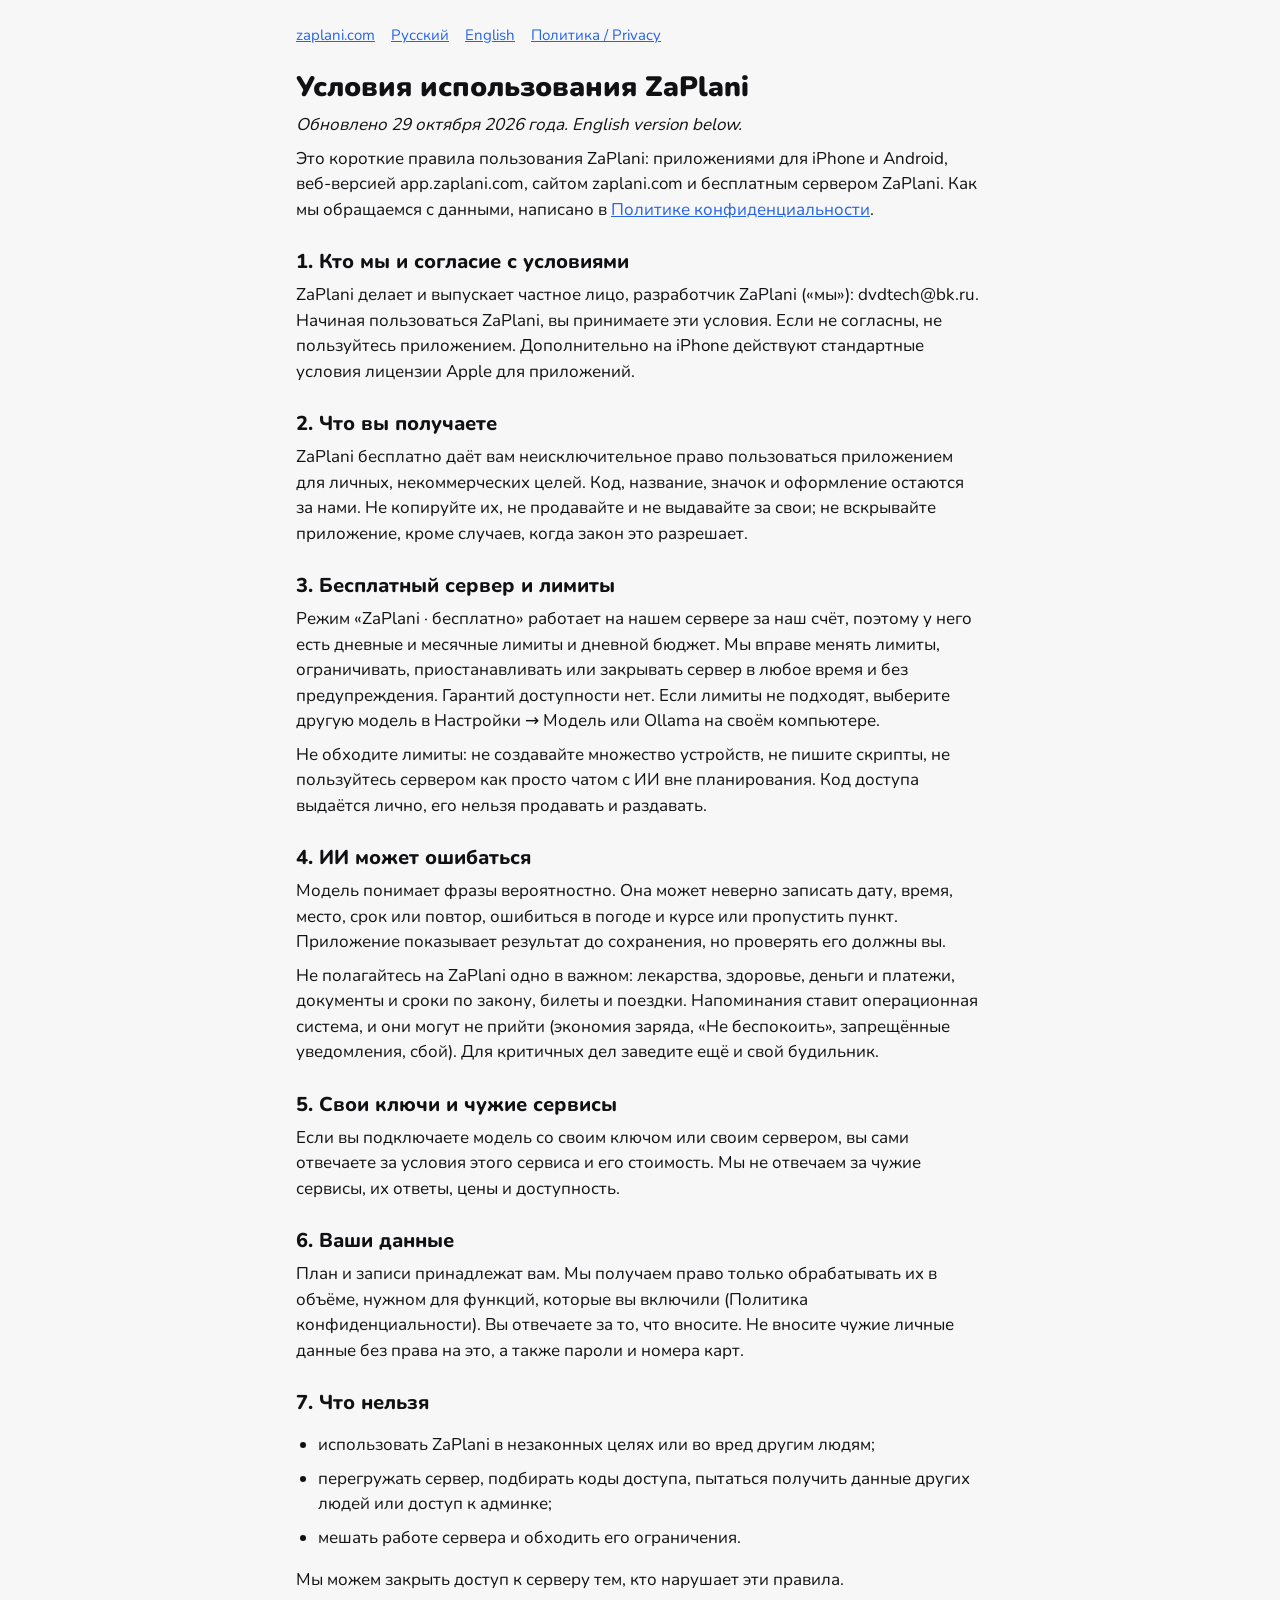
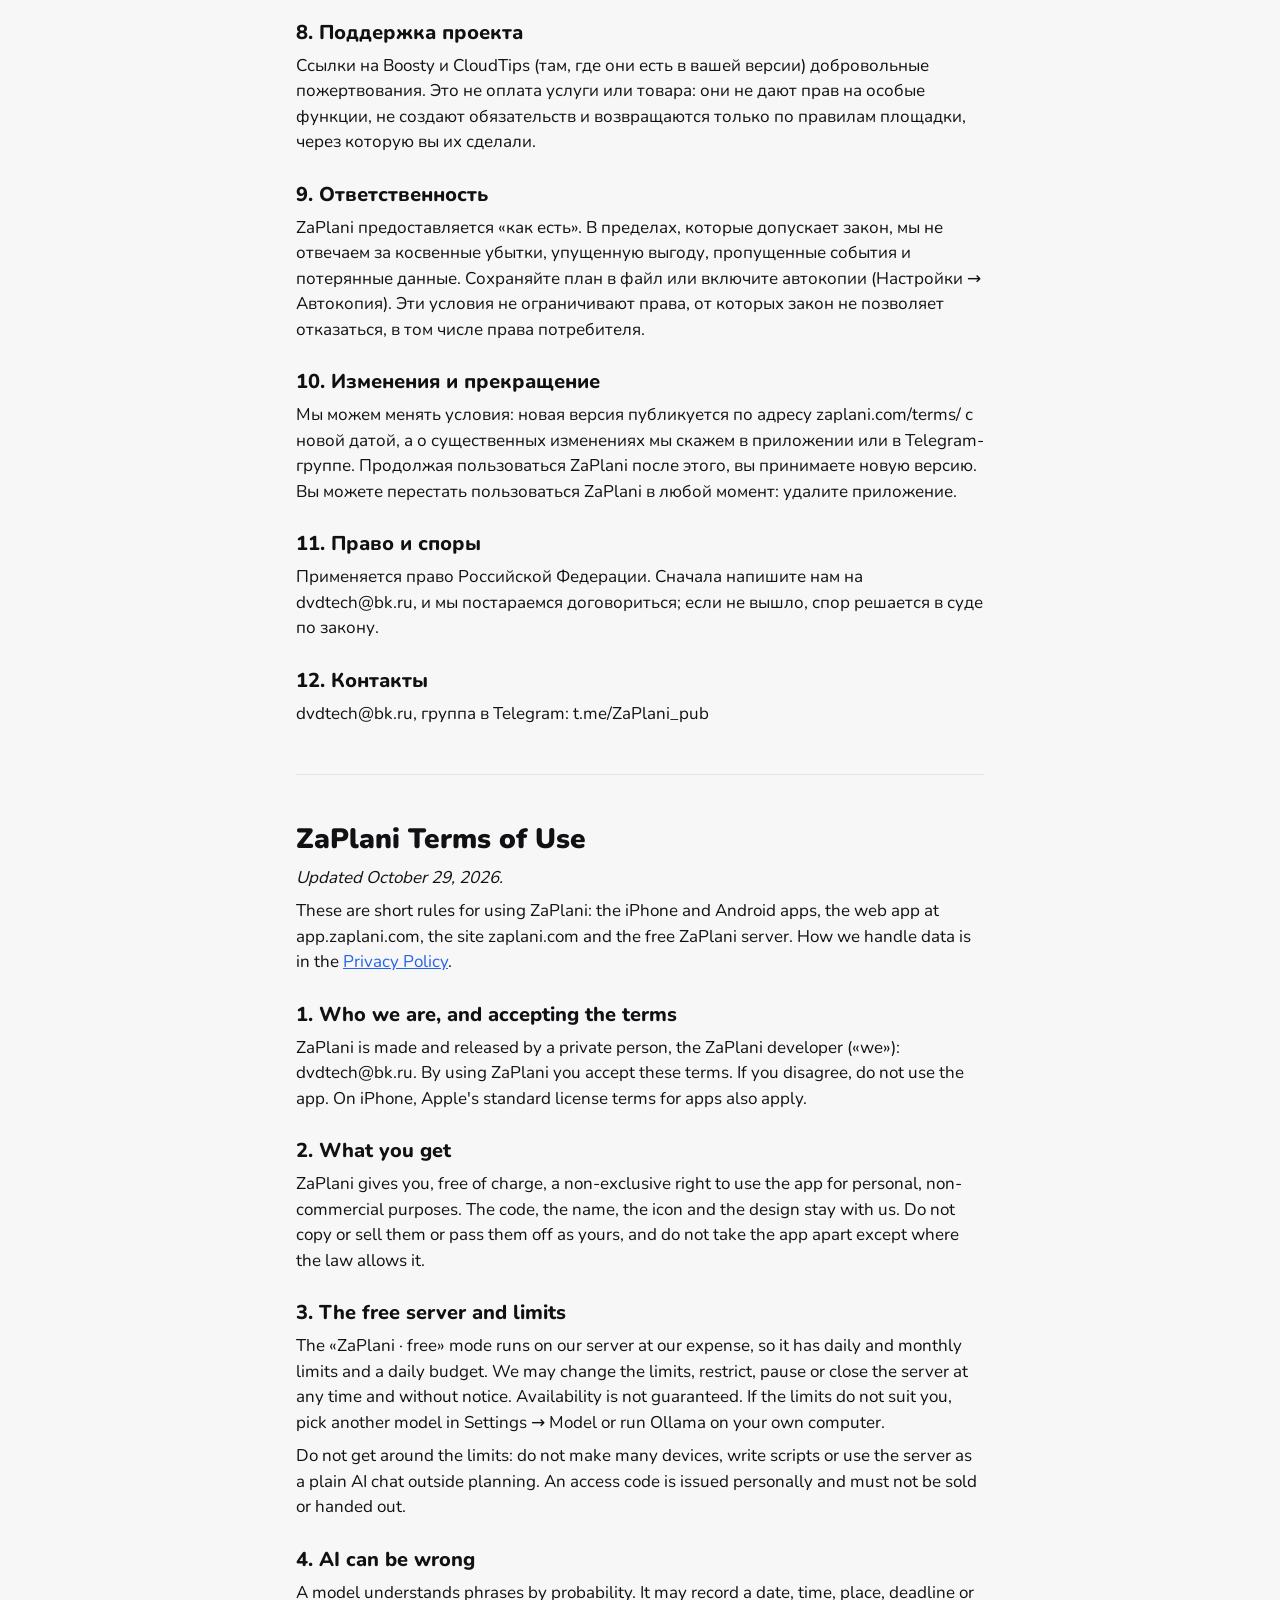
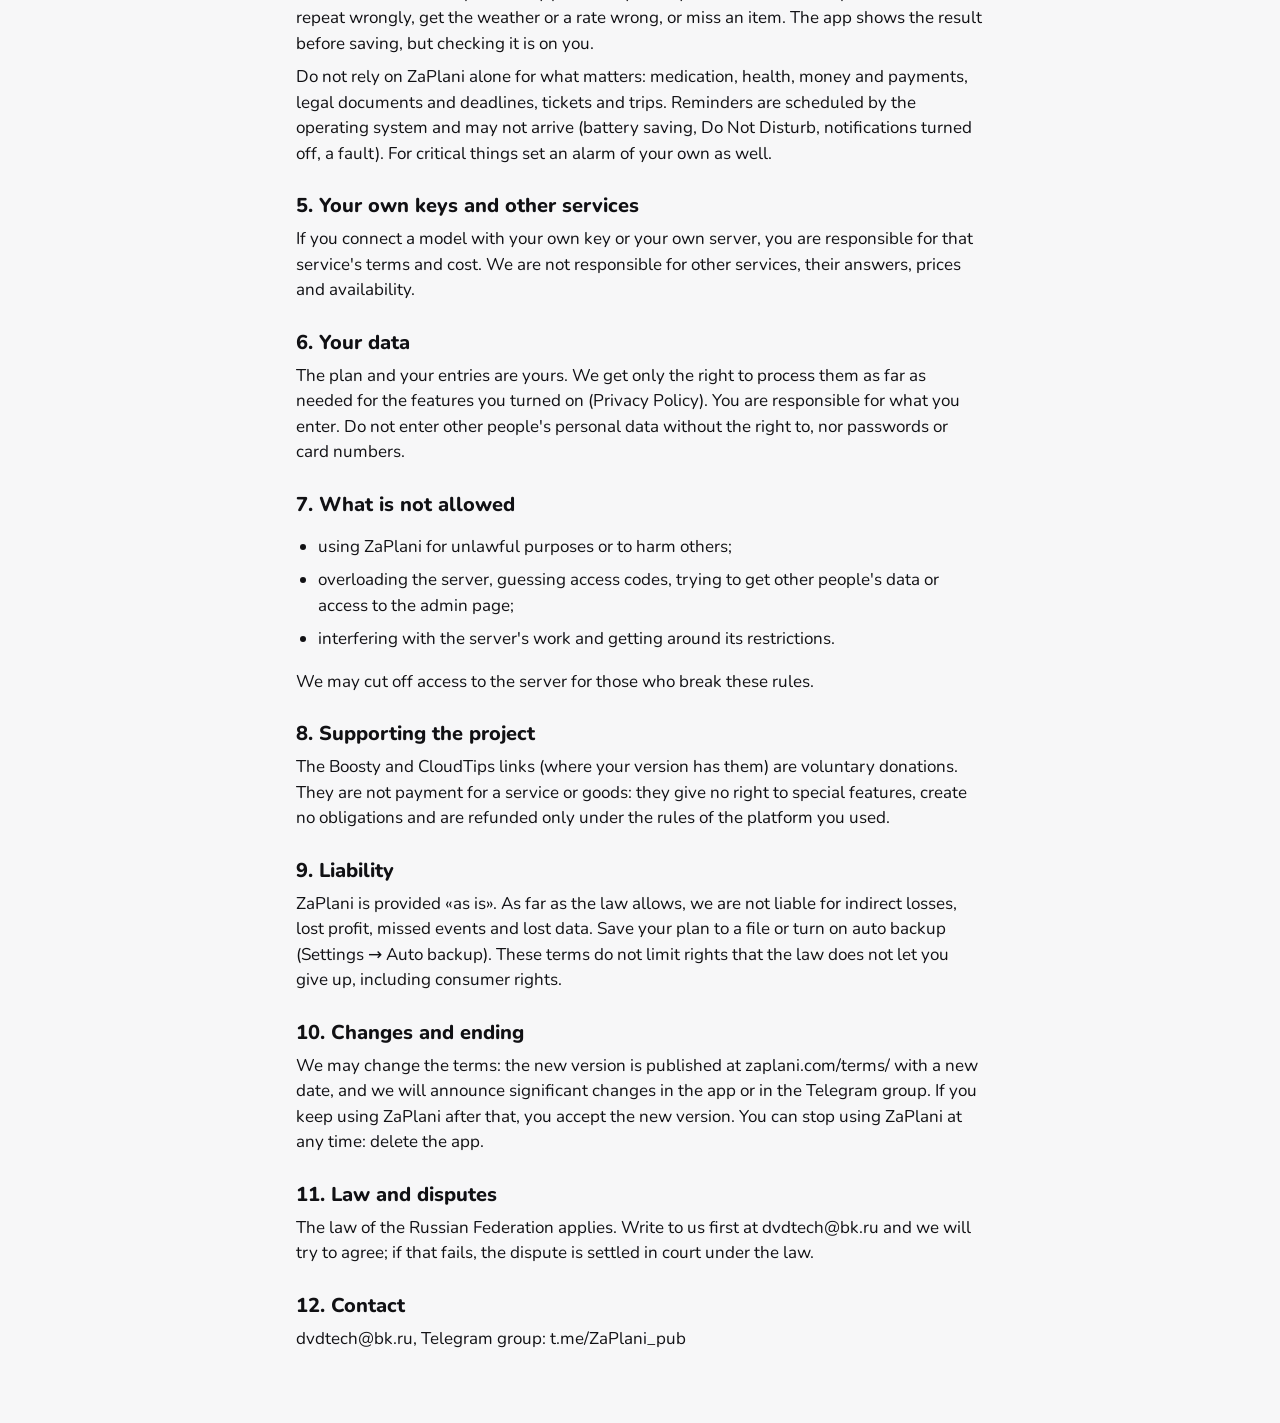
<file: terms/index.html>
<!doctype html>
<html lang="ru">
  <head>
    <meta charset="utf-8" />
    <meta name="viewport" content="width=device-width, initial-scale=1" />
    <title>ZaPlani · Условия использования</title>
    <link rel="icon" href="../img/favicon.png" />
    <link rel="apple-touch-icon" href="../img/apple-touch-icon.png" />
    <link rel="stylesheet" href="../style.css" />
    <style>
      main { max-width: 720px; }
      nav { display: flex; gap: 16px; margin-bottom: 24px; font-size: 15px; }
      h1 { font-size: 28px; font-weight: 900; }
      h2 { font-size: 20px; font-weight: 800; margin: 28px 0 8px; }
      p, li { margin: 8px 0; }
      ul { padding-left: 22px; }
      hr { border: 0; border-top: 1px solid var(--line); margin: 48px 0; }
    </style>
  </head>
  <body>
    <main>
      <nav>
        <a href="https://zaplani.com/">zaplani.com</a>
        <a href="#ru">Русский</a>
        <a href="#en">English</a>
        <a href="https://zaplani.com/privacy/">Политика / Privacy</a>
      </nav>
      <article id="ru" lang="ru">
<h1>Условия использования ZaPlani</h1>
<p><em>Обновлено 29 октября 2026 года. English version below.</em></p>
<p>Это короткие правила пользования ZaPlani: приложениями для iPhone и Android, веб-версией app.zaplani.com, сайтом zaplani.com и бесплатным сервером ZaPlani. Как мы обращаемся с данными, написано в <a href="https://zaplani.com/privacy/">Политике конфиденциальности</a>.</p>
<h2>1. Кто мы и согласие с условиями</h2>
<p>ZaPlani делает и выпускает частное лицо, разработчик ZaPlani («мы»): dvdtech@bk.ru. Начиная пользоваться ZaPlani, вы принимаете эти условия. Если не согласны, не пользуйтесь приложением. Дополнительно на iPhone действуют стандартные условия лицензии Apple для приложений.</p>
<h2>2. Что вы получаете</h2>
<p>ZaPlani бесплатно даёт вам неисключительное право пользоваться приложением для личных, некоммерческих целей. Код, название, значок и оформление остаются за нами. Не копируйте их, не продавайте и не выдавайте за свои; не вскрывайте приложение, кроме случаев, когда закон это разрешает.</p>
<h2>3. Бесплатный сервер и лимиты</h2>
<p>Режим «ZaPlani · бесплатно» работает на нашем сервере за наш счёт, поэтому у него есть дневные и месячные лимиты и дневной бюджет. Мы вправе менять лимиты, ограничивать, приостанавливать или закрывать сервер в любое время и без предупреждения. Гарантий доступности нет. Если лимиты не подходят, выберите другую модель в Настройки → Модель или Ollama на своём компьютере.</p>
<p>Не обходите лимиты: не создавайте множество устройств, не пишите скрипты, не пользуйтесь сервером как просто чатом с ИИ вне планирования. Код доступа выдаётся лично, его нельзя продавать и раздавать.</p>
<h2>4. ИИ может ошибаться</h2>
<p>Модель понимает фразы вероятностно. Она может неверно записать дату, время, место, срок или повтор, ошибиться в погоде и курсе или пропустить пункт. Приложение показывает результат до сохранения, но проверять его должны вы.</p>
<p>Не полагайтесь на ZaPlani одно в важном: лекарства, здоровье, деньги и платежи, документы и сроки по закону, билеты и поездки. Напоминания ставит операционная система, и они могут не прийти (экономия заряда, «Не беспокоить», запрещённые уведомления, сбой). Для критичных дел заведите ещё и свой будильник.</p>
<h2>5. Свои ключи и чужие сервисы</h2>
<p>Если вы подключаете модель со своим ключом или своим сервером, вы сами отвечаете за условия этого сервиса и его стоимость. Мы не отвечаем за чужие сервисы, их ответы, цены и доступность.</p>
<h2>6. Ваши данные</h2>
<p>План и записи принадлежат вам. Мы получаем право только обрабатывать их в объёме, нужном для функций, которые вы включили (Политика конфиденциальности). Вы отвечаете за то, что вносите. Не вносите чужие личные данные без права на это, а также пароли и номера карт.</p>
<h2>7. Что нельзя</h2>
<ul>
<li>использовать ZaPlani в незаконных целях или во вред другим людям;</li>
<li>перегружать сервер, подбирать коды доступа, пытаться получить данные других людей или доступ к админке;</li>
<li>мешать работе сервера и обходить его ограничения.</li>
</ul>
<p>Мы можем закрыть доступ к серверу тем, кто нарушает эти правила.</p>
<h2>8. Поддержка проекта</h2>
<p>Ссылки на Boosty и CloudTips (там, где они есть в вашей версии) добровольные пожертвования. Это не оплата услуги или товара: они не дают прав на особые функции, не создают обязательств и возвращаются только по правилам площадки, через которую вы их сделали.</p>
<h2>9. Ответственность</h2>
<p>ZaPlani предоставляется «как есть». В пределах, которые допускает закон, мы не отвечаем за косвенные убытки, упущенную выгоду, пропущенные события и потерянные данные. Сохраняйте план в файл или включите автокопии (Настройки → Автокопия). Эти условия не ограничивают права, от которых закон не позволяет отказаться, в том числе права потребителя.</p>
<h2>10. Изменения и прекращение</h2>
<p>Мы можем менять условия: новая версия публикуется по адресу zaplani.com/terms/ с новой датой, а о существенных изменениях мы скажем в приложении или в Telegram-группе. Продолжая пользоваться ZaPlani после этого, вы принимаете новую версию. Вы можете перестать пользоваться ZaPlani в любой момент: удалите приложение.</p>
<h2>11. Право и споры</h2>
<p>Применяется право Российской Федерации. Сначала напишите нам на dvdtech@bk.ru, и мы постараемся договориться; если не вышло, спор решается в суде по закону.</p>
<h2>12. Контакты</h2>
<p>dvdtech@bk.ru, группа в Telegram: t.me/ZaPlani_pub</p>
      </article>
      <hr />
      <article id="en" lang="en">
<h1>ZaPlani Terms of Use</h1>
<p><em>Updated October 29, 2026.</em></p>
<p>These are short rules for using ZaPlani: the iPhone and Android apps, the web app at app.zaplani.com, the site zaplani.com and the free ZaPlani server. How we handle data is in the <a href="https://zaplani.com/privacy/">Privacy Policy</a>.</p>
<h2>1. Who we are, and accepting the terms</h2>
<p>ZaPlani is made and released by a private person, the ZaPlani developer («we»): dvdtech@bk.ru. By using ZaPlani you accept these terms. If you disagree, do not use the app. On iPhone, Apple's standard license terms for apps also apply.</p>
<h2>2. What you get</h2>
<p>ZaPlani gives you, free of charge, a non-exclusive right to use the app for personal, non-commercial purposes. The code, the name, the icon and the design stay with us. Do not copy or sell them or pass them off as yours, and do not take the app apart except where the law allows it.</p>
<h2>3. The free server and limits</h2>
<p>The «ZaPlani · free» mode runs on our server at our expense, so it has daily and monthly limits and a daily budget. We may change the limits, restrict, pause or close the server at any time and without notice. Availability is not guaranteed. If the limits do not suit you, pick another model in Settings → Model or run Ollama on your own computer.</p>
<p>Do not get around the limits: do not make many devices, write scripts or use the server as a plain AI chat outside planning. An access code is issued personally and must not be sold or handed out.</p>
<h2>4. AI can be wrong</h2>
<p>A model understands phrases by probability. It may record a date, time, place, deadline or repeat wrongly, get the weather or a rate wrong, or miss an item. The app shows the result before saving, but checking it is on you.</p>
<p>Do not rely on ZaPlani alone for what matters: medication, health, money and payments, legal documents and deadlines, tickets and trips. Reminders are scheduled by the operating system and may not arrive (battery saving, Do Not Disturb, notifications turned off, a fault). For critical things set an alarm of your own as well.</p>
<h2>5. Your own keys and other services</h2>
<p>If you connect a model with your own key or your own server, you are responsible for that service's terms and cost. We are not responsible for other services, their answers, prices and availability.</p>
<h2>6. Your data</h2>
<p>The plan and your entries are yours. We get only the right to process them as far as needed for the features you turned on (Privacy Policy). You are responsible for what you enter. Do not enter other people's personal data without the right to, nor passwords or card numbers.</p>
<h2>7. What is not allowed</h2>
<ul>
<li>using ZaPlani for unlawful purposes or to harm others;</li>
<li>overloading the server, guessing access codes, trying to get other people's data or access to the admin page;</li>
<li>interfering with the server's work and getting around its restrictions.</li>
</ul>
<p>We may cut off access to the server for those who break these rules.</p>
<h2>8. Supporting the project</h2>
<p>The Boosty and CloudTips links (where your version has them) are voluntary donations. They are not payment for a service or goods: they give no right to special features, create no obligations and are refunded only under the rules of the platform you used.</p>
<h2>9. Liability</h2>
<p>ZaPlani is provided «as is». As far as the law allows, we are not liable for indirect losses, lost profit, missed events and lost data. Save your plan to a file or turn on auto backup (Settings → Auto backup). These terms do not limit rights that the law does not let you give up, including consumer rights.</p>
<h2>10. Changes and ending</h2>
<p>We may change the terms: the new version is published at zaplani.com/terms/ with a new date, and we will announce significant changes in the app or in the Telegram group. If you keep using ZaPlani after that, you accept the new version. You can stop using ZaPlani at any time: delete the app.</p>
<h2>11. Law and disputes</h2>
<p>The law of the Russian Federation applies. Write to us first at dvdtech@bk.ru and we will try to agree; if that fails, the dispute is settled in court under the law.</p>
<h2>12. Contact</h2>
<p>dvdtech@bk.ru, Telegram group: t.me/ZaPlani_pub</p>
      </article>
    </main>
  </body>
</html>
</file>
<file: style.css>
/* Shared by the landing and the admin page; colors are the app's own (src/theme/tokens.ts). */
@font-face {
  font-family: Nunito;
  font-weight: 200 1000;
  font-display: swap;
  src: url('fonts/nunito-cyrillic-wght-normal.woff2') format('woff2');
  unicode-range: U+0301, U+0400-045F, U+0490-0491, U+04B0-04B1, U+2116;
}
@font-face {
  font-family: Nunito;
  font-weight: 200 1000;
  font-display: swap;
  src: url('fonts/nunito-latin-wght-normal.woff2') format('woff2');
  unicode-range: U+0000-00FF, U+0131, U+0152-0153, U+02BB-02BC, U+2000-206F, U+20AC, U+2122;
}
:root {
  color-scheme: light dark;
  --bg: #f7f7f8;
  --surface: #ffffff;
  --muted-surface: #efeff2;
  --line: #e2e2e7;
  --fg: #111114;
  --muted: #5f616b;
  --accent: #2563eb;
  --on-accent: #ffffff;
  --ok: #10a36f;
  --warn: #b45309;
  --bad: #dc2626;
}
@media (prefers-color-scheme: dark) {
  :root {
    --bg: #0b0b0d;
    --surface: #17171a;
    --muted-surface: #222227;
    --line: #2c2c32;
    --fg: #f4f4f6;
    --muted: #a3a5ae;
    --accent: #5b8def;
    --ok: #22b07d;
    --warn: #fbbf24;
    --bad: #f87171;
  }
}
* {
  box-sizing: border-box;
}
body {
  margin: 0;
  background: var(--bg);
  color: var(--fg);
  font:
    17px/1.5 Nunito,
    -apple-system,
    system-ui,
    sans-serif;
}
main {
  max-width: 960px;
  margin: 0 auto;
  padding: 24px 16px 64px;
}
a {
  color: var(--accent);
}
h1,
h2,
h3 {
  line-height: 1.2;
  margin: 0;
}
.button {
  display: inline-block;
  border: 0;
  border-radius: 999px;
  padding: 12px 22px;
  font: inherit;
  font-weight: 700;
  text-decoration: none;
  cursor: pointer;
  background: var(--accent);
  color: var(--on-accent);
}
.button.quiet {
  background: var(--muted-surface);
  color: var(--accent);
}
.card {
  background: var(--surface);
  border: 1px solid var(--line);
  border-radius: 20px;
  padding: 20px;
}
.muted {
  color: var(--muted);
}
.badge {
  display: inline-block;
  border-radius: 999px;
  padding: 2px 10px;
  font-size: 14px;
  font-weight: 700;
  background: var(--muted-surface);
  color: var(--muted);
}
</file>
